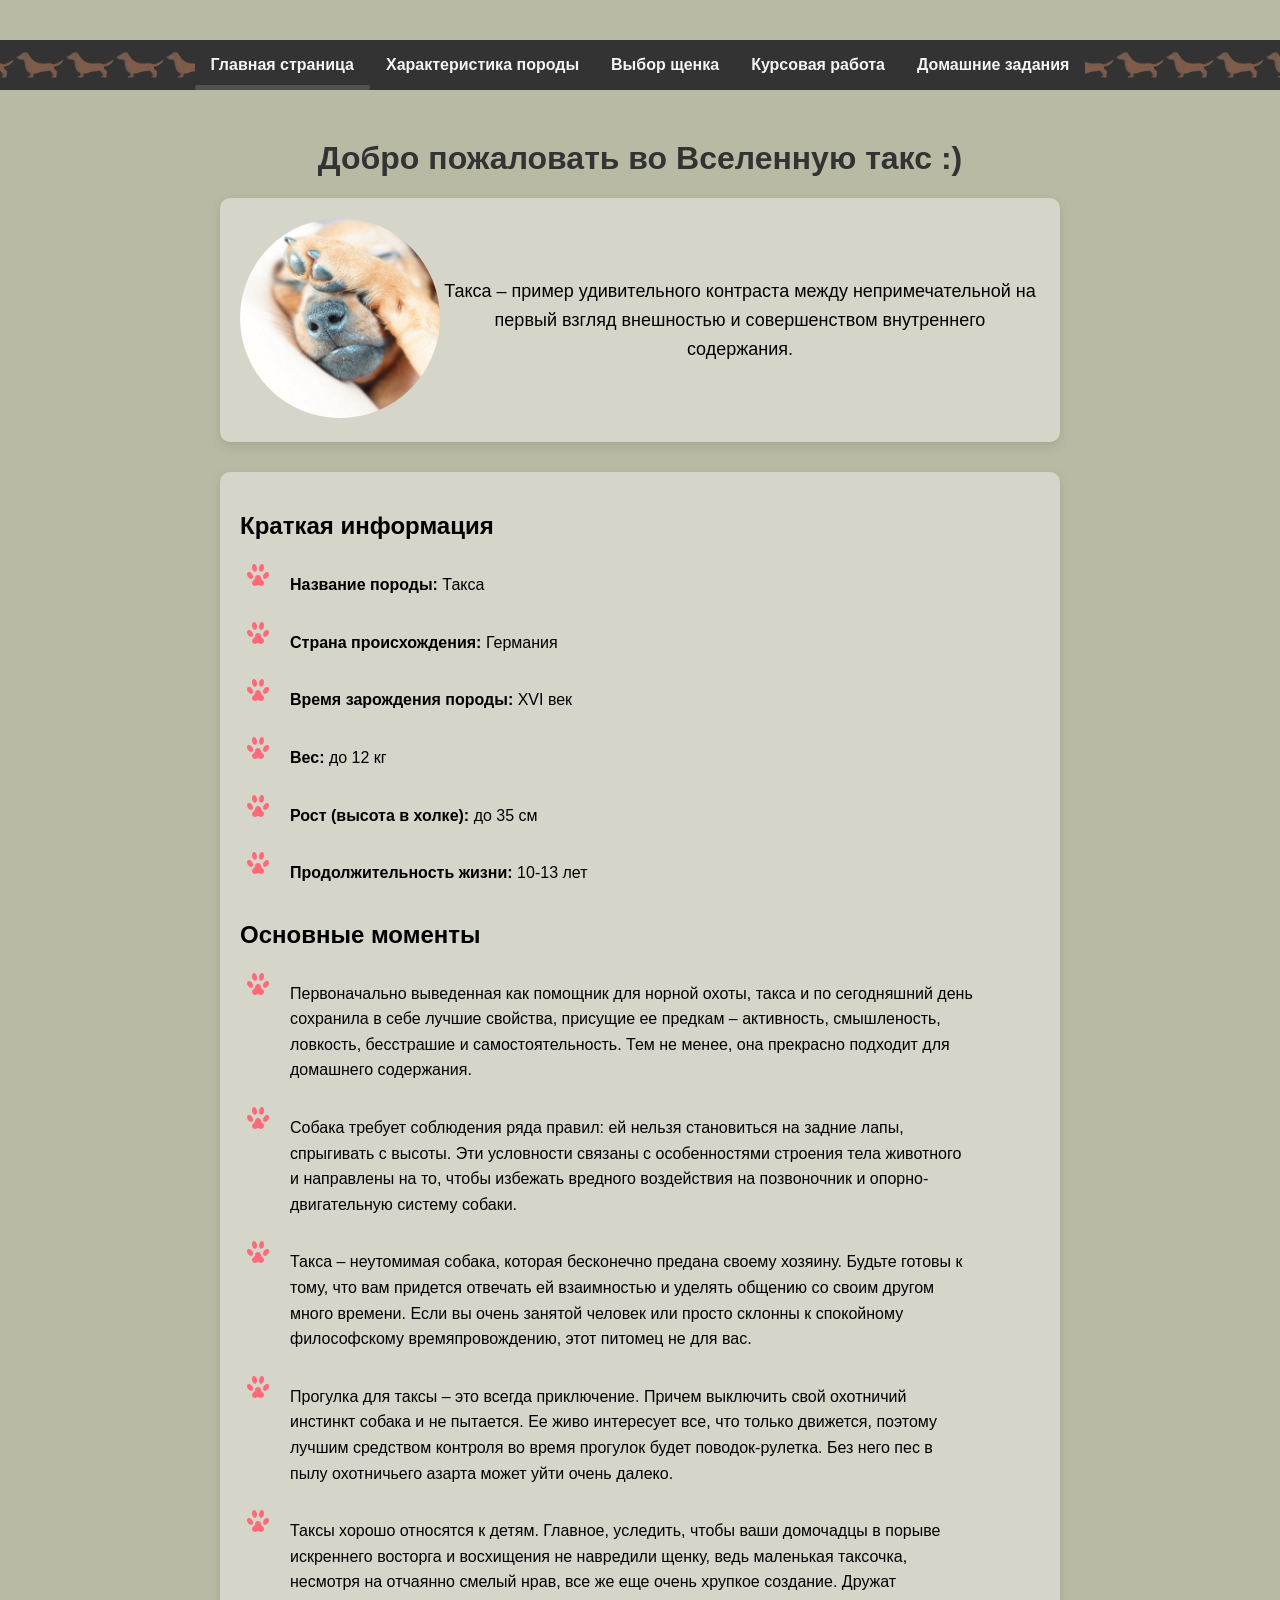
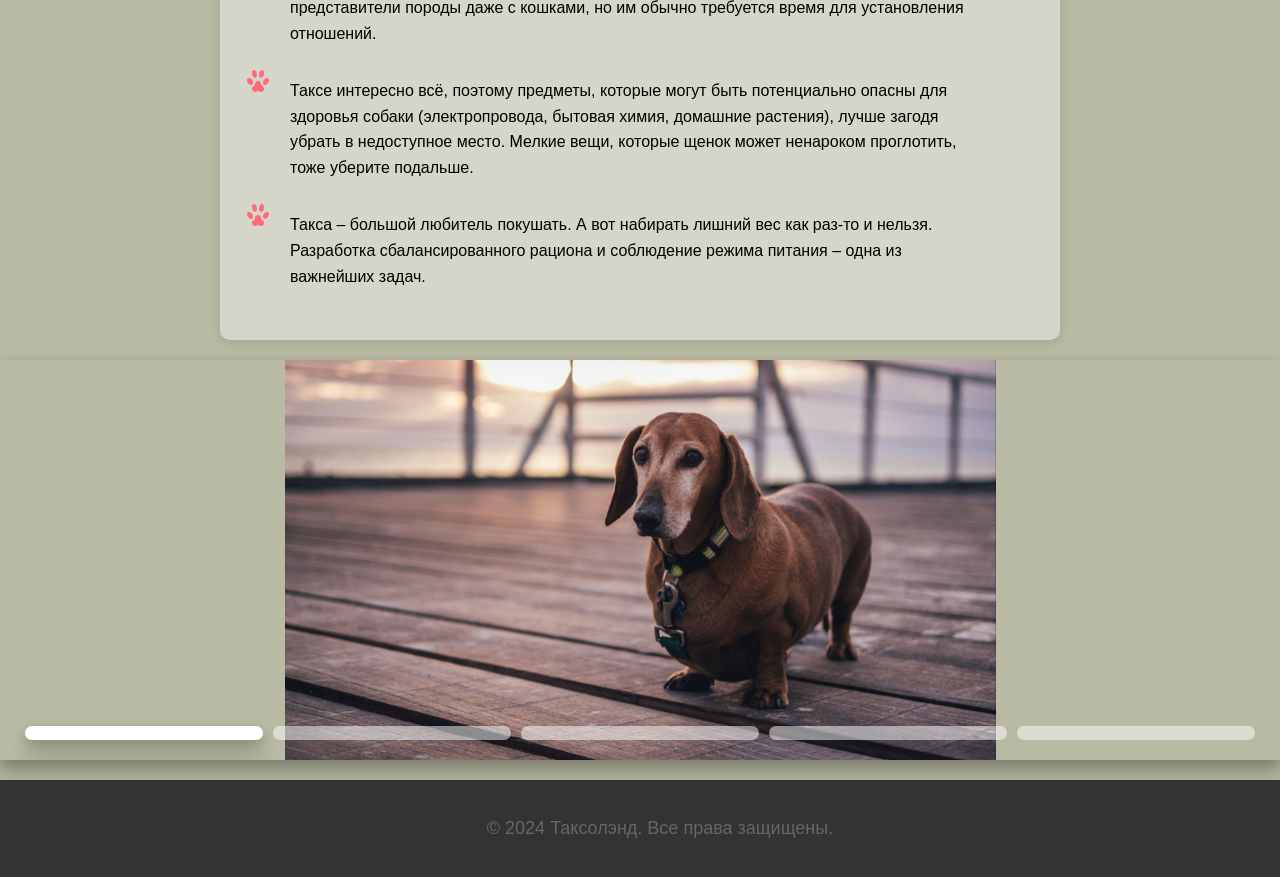
<file: index.html>
<!DOCTYPE html>
<html lang="ru">
<head>
    <meta charset="UTF-8">
    <meta name="viewport" content="width=device-width, initial-scale=1.0">
    <title>Главная страница</title>
    <link rel="stylesheet" href="css/style.css">
    <link rel="stylesheet" href="css/logo.css">
    <link rel="stylesheet" href="css/slider-style.css">
    <link rel="stylesheet" href="css/startinfo-style.css">
    <script src="https://code.jquery.com/jquery-3.6.0.min.js"></script>
</head>
<body>
    <header>
        <!-- Логотип -->
        <div class="logo">
            <div class="dachshund-container">
                <div class="dachshund">
                    <!-- Тело -->
                    <div class="dachshund-body">
                        <!-- Лапы -->
                        <div class="leg leg-front"></div>
                        <div class="leg leg-back"></div>
                        <!-- Голова -->
                        <div class="dachshund-head">
                            <div class="ear ear-right"></div>
                            <div class="ear ear-left"></div>
                            <div class="eye eye-left"></div>
                            <div class="eye eye-right"></div>
                            <div class="nose"></div>
                        </div>
                    </div>
                    <!-- Хвост -->
                    <div class="tail"></div>
                </div>
            </div>
        </div>
        <!-- Меню навигации -->
        <ul class="navigation">
            <li class="active"><a href="index.html">Главная страница</a></li>
            <li><a href="pages/features.html">Характеристика породы</a></li>
            <li><a href="pages/puppy.html">Выбор щенка</a></li>
            <li><a href="pages/gamePages/index_game.html">Курсовая работа</a></li>
            <li class="dropdown">
                <a href="#">Домашние задания</a>
                <ul class="dropdown-content">
                    <li><a href="pages/drawing.html">Рисунок CSS</a></li>
                    <li><a href="pages/animation.html">Анимация SVG</a></li>
                    <li><a href="pages/test.html">Тест на знание сленга</a></li>
                    <li><a href="pages/words.html">Слова</a></li>
                </ul>
            </li>
        </ul>
    </header>
    <h1>Добро пожаловать во Вселенную такс :)</h1>
    <div class="content">

        <!-- Контент страницы -->
    <div class="main-content">
        <div class="pet-start">
            <div class="taxa-photo">
                <img src="images/images-dogs/dog5.JPG" class="rounded" alt="dog">
            </div>
            <div class="preview">
                <p>
                    Такса – пример удивительного контраста между непримечательной на первый взгляд
                    внешностью и совершенством внутреннего содержания.
                </p>
            </div>
        </div>

        <div class="brief-info">
            <h2 id="info">Краткая информация</h2>
            <ul class="info">
                <li> <strong>Название породы:</strong>
                     Такса
                </li>
                <li>
                    <strong>Страна происхождения:</strong>
                     Германия
                </li>
                <li>
                    <strong>Время зарождения породы:</strong>
                    	XVI век
                </li>
                <li>
                    <strong>Вес:</strong>
                     до 12 кг
                </li>
                <li>
                    <strong>Рост (высота в холке):</strong>
                     до 35 см
                </li>
                <li>
                    <strong>Продолжительность жизни:</strong>
                     10-13 лет
                </li>
            </ul>

            <h2 id="moment">Основные моменты</h2>
            <ul class="info">
                <li>
                    Первоначально выведенная как помощник для норной охоты, такса и по сегодняшний день сохранила в
                    себе лучшие свойства, присущие ее предкам – активность, смышленость, ловкость, бесстрашие и
                    самостоятельность. Тем не менее, она прекрасно подходит для домашнего содержания.
                </li>
                <li>
                    Собака требует соблюдения ряда правил: ей нельзя становиться на задние лапы,
                    спрыгивать с высоты. Эти условности связаны с особенностями строения тела животного
                    и направлены на то, чтобы избежать вредного воздействия на позвоночник и опорно-двигательную
                    систему собаки.
                </li>
                <li>
                    Такса – неутомимая собака, которая бесконечно предана своему хозяину. Будьте готовы к тому,
                    что вам придется отвечать ей взаимностью и уделять общению со своим другом много времени.
                    Если вы очень занятой человек или просто склонны к спокойному философскому времяпровождению,
                    этот питомец не для вас.
                </li>
                <li>
                    Прогулка для таксы – это всегда приключение. Причем выключить свой охотничий инстинкт
                    собака и не пытается. Ее живо интересует все, что только движется, поэтому лучшим средством
                    контроля во время прогулок будет поводок-рулетка. Без него пес в пылу охотничьего азарта может
                    уйти очень далеко.
                </li>
                <li>
                    Таксы хорошо относятся к детям. Главное, уследить, чтобы ваши домочадцы в порыве искреннего
                    восторга и восхищения не навредили щенку, ведь маленькая таксочка, несмотря на отчаянно смелый
                    нрав, все же еще очень хрупкое создание. Дружат представители породы даже с кошками, но им обычно
                    требуется время для установления отношений.
                </li>
                <li>
                    Таксе интересно всё, поэтому предметы, которые могут быть потенциально опасны для здоровья
                    собаки (электропровода, бытовая химия, домашние растения), лучше загодя убрать в недоступное
                    место. Мелкие вещи, которые щенок может ненароком проглотить, тоже уберите подальше.
                </li>
                <li>
                    Такса – большой любитель покушать. А вот набирать лишний вес как раз-то и нельзя.
                    Разработка сбалансированного рациона и соблюдение режима питания – одна из важнейших задач.
                </li>
            </ul>
        </div>
    </div>
    </div>
    <!-- Карусель -->
    <div class="slider">
        <div class="slider-slides" style="width: 500%;">
            <div class="slider-slide" style="background-image: url(images/images-dogs/dog1.jpeg); width: 20%;"></div>
            <!-- Еще слайды -->
            <div class="slider-slide" style="background-image: url(images/images-dogs/dog2.jpeg); width: 20%;"></div>
            <div class="slider-slide" style="background-image: url(images/images-dogs/dog3.jpeg); width: 20%;"></div>
            <div class="slider-slide" style="background-image: url(images/images-dogs/dog4.jpeg); width: 20%;"></div>
            <div class="slider-slide" style="background-image: url(images/images-dogs/dog5.JPG); width: 20%;"></div>
        </div>
        <div class="slider-dots"></div>
    </div>

    <div class="btn-toTop btn-toTop_hidden"></div>
    <footer>
        <p>© 2024 Таксолэнд. Все права защищены.</p>
    </footer>
    <script src="js/sliderScript.js"></script>
    <script src="js/toTop.js"></script>
</body>
</html>
</file>
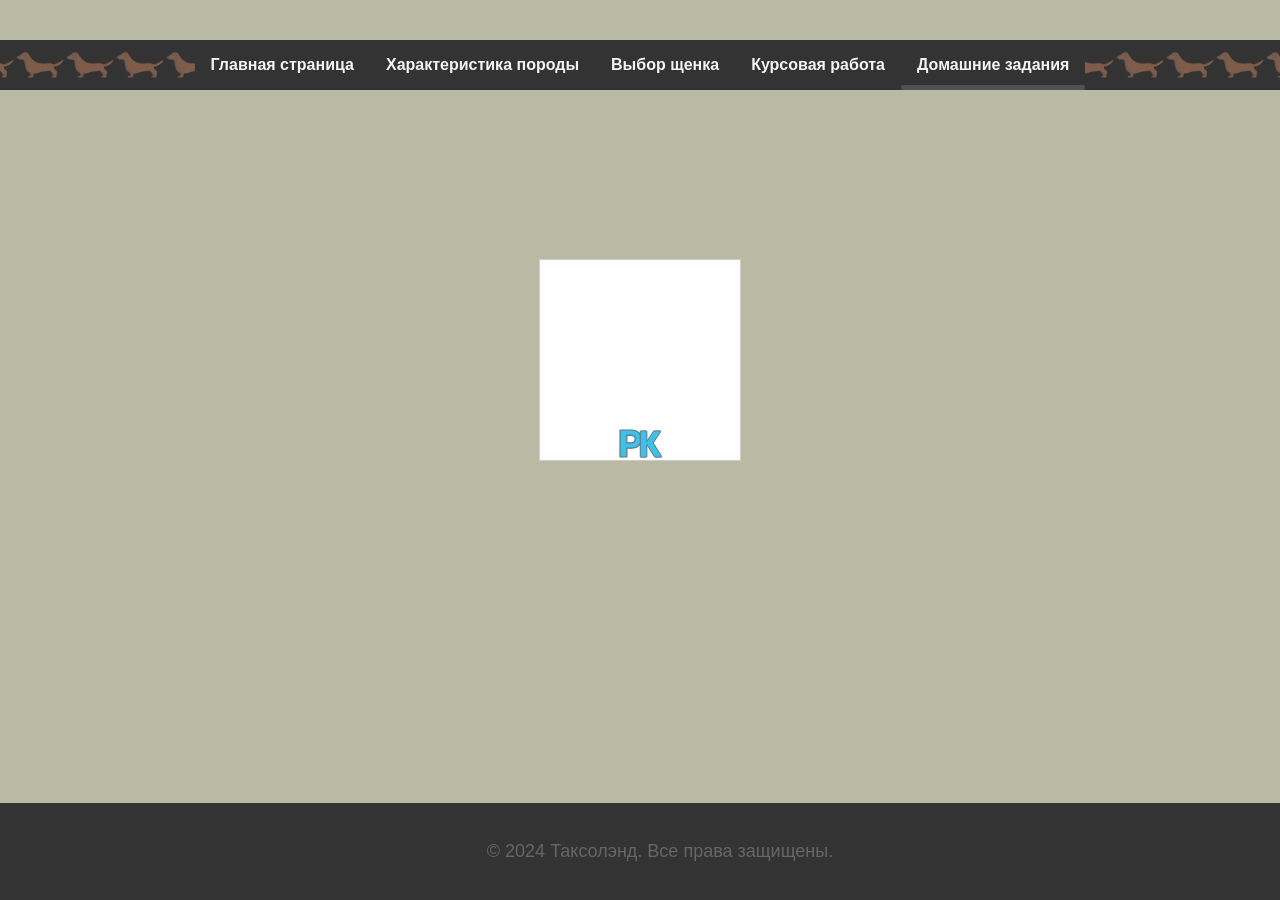
<file: pages/animation.html>
<!DOCTYPE html>
<html lang="ru" xmlns="http://www.w3.org/1999/html">
<head>
    <meta charset="UTF-8">
    <meta name="viewport" content="width=device-width, initial-scale=1.0">
    <title>Анимация SVG</title>
    <link rel="stylesheet" href="../css/logo.css">
    <link rel="stylesheet" href="../css/style.css">
    <link rel="stylesheet" href="../css/animation.css">
</head>
<body>
    <header>
        <!-- Логотип -->
        <div class="logo">
            <div class="dachshund-container">
                <div class="dachshund">
                    <!-- Тело -->
                    <div class="dachshund-body">
                        <!-- Лапы -->
                        <div class="leg leg-front"></div>
                        <div class="leg leg-back"></div>
                        <!-- Голова -->
                        <div class="dachshund-head">
                            <div class="ear ear-right"></div>
                            <div class="ear ear-left"></div>
                            <div class="eye eye-left"></div>
                            <div class="eye eye-right"></div>
                            <div class="nose"></div>
                        </div>

                    </div>
                    <!-- Хвост -->
                    <div class="tail"></div>
                </div>
            </div>
        </div>
        <!-- Меню навигации -->
        <ul class="navigation">
            <li><a href="../index.html">Главная страница</a></li>
            <li><a href="../pages/features.html">Характеристика породы</a></li>
            <li><a href="../pages/puppy.html">Выбор щенка</a></li>
            <li><a href="../pages/gamePages/index_game.html">Курсовая работа</a></li>
            <li class="dropdown active">
                <a href="#">Домашние задания</a>
                <ul class="dropdown-content">
                    <li><a href="../pages/drawing.html">Рисунок CSS</a></li>
                    <li><a href="../pages/animation.html">Анимация SVG</a></li>
                    <li><a href="../pages/test.html">Тест на знание сленга</a></li>
                    <li><a href="../pages/words.html">Слова</a></li>
                </ul>
            </li>
        </ul>
    </header>

    <label>
    <input type="checkbox" id="toggle" class="toggle"/>
    <div id="adContainerAnimation" class="adContainer-Animation">
        <svg xmlns="http://www.w3.org/2000/svg"
             width="200px" height="200px" viewBox="0 0 200.000000 200.000000"
             preserveAspectRatio="xMidYMid meet">
            <g id="letterP" transform="translate(80.000000,170.000000) scale(0.600000,0.600000)" stroke="#547a8a" stroke-width="2">
                <path d="M20.3935 0H3.96239C3.89729 0 3.84087 0.0255851 3.78011 0.0341135H0.972152C0.433996 0.0341135 0
                0.460532 0 0.989292V44.0448C0 44.5736 0.433996 45 0.972152 45H10.4767C11.0148 45 11.4488 44.5736 11.4488
                44.0448V30.3653H20.3935C28.9996 30.3653 36 23.5554 36 15.1848C36.0043 6.81418 28.9996 0 20.3935 0ZM19.647
                21.4148C19.4951 21.4276 19.3432 21.4403 19.187 21.4403H11.6137C11.592 21.4403 11.5747 21.4233 11.553
                21.4148C11.5151 21.4096 11.4792 21.3949 11.4488 21.3721C11.4212 21.3497 11.3987 21.3218 11.383 21.2902C11.3673
                21.2585 11.3586 21.224 11.3577 21.1888V9.17654C11.3577 9.09978 11.3967 9.04008 11.4488 8.99318C11.4749 8.96759
                11.5096 8.96333 11.5443 8.9548C11.5703 8.94627 11.5834 8.92921 11.6094 8.92921H19.1826C19.3562 8.92921 19.5298
                8.94201 19.6991 8.9548C22.8456 9.22344 25.328 11.9141 25.328 15.1848C25.3324 18.4725 22.8239 21.176 19.647
                21.4148Z" fill="#40C0E7"/>

                <!-- Анимация движения буквы по зигзагу при наведении -->
                <animateMotion
                        begin="adContainerAnimation.mouseover"
                        restart="never"
                        dur="5s"
                        path="M0 0 L-80 -70 L-10 -166"
                        fill="freeze"
                />
                <!-- Анимация увеличения в размерах -->
                <animateTransform
                        attributeName="transform"
                        attributeType="XML"
                        type="scale"
                        from="1 1"
                        to="2.5 2.5"
                        begin="adContainerAnimation.mouseover"
                        restart="never"
                        fill="freeze"
                        dur="5s"
                        additive="sum" />
                <!-- Анимация круга по контуру буквы -->
                <circle r="3" fill="#c389e0" opacity="0" stroke="none">
                    <animateMotion
                            id="motionAnim"
                            dur="6s"
                            begin="toggle.click"
                            restart="whenNotActive"
                            path="M20.3935 0 H0.972152 V44.0448 H11.4488 V30.3653 H20.3935 C28.9996 30.3653 36
                            23.5554 36 15.1848 C36.0043 6.81418 28.9996 0 20.3935 0 Z"
                    />
                    <animate attributeName="opacity" from="0" to="1" begin="motionAnim.beginEvent" dur="0.01s" fill="freeze"/>
                    <animate attributeName="opacity" from="1" to="0" begin="motionAnim.endEvent" dur="0.00001s" fill="freeze"/>
                </circle>

                <!-- Прыжки буквы -->
                <animateTransform
                        id="jumpAnimate"
                        attributeName="transform"
                        attributeType="XML"
                        type="translate"
                        from="0 0"
                        to="-10 0"
                        dur="0.001s"
                        begin="motionAnim.endEvent"
                        fill="freeze"
                        additive="sum"
                        repeatCount="1"/>
                <animateTransform
                        id="lastJump"
                        attributeName="transform"
                        attributeType="XML"
                        type="translate"
                        from="-10 0"
                        to="-20 0"
                        dur="0.001s"
                        begin="jumpAnimate.endEvent + 0.5s"
                        fill="freeze"
                        additive="sum"
                        repeatCount="1"/>

                <!-- Исчезновение буквы -->
                <animate attributeName="opacity" from="1" to="0" begin="lastJump.endEvent + 0.5s" dur="0.5s" fill="freeze" />
            </g>

            <g id="letterK" transform="translate(100.000000,170.000000)" stroke="#547a8a" stroke-width="1">
                <path d="M21.6375 26.3525L13.23 12.9225L20.6625 1.71751C20.775 1.54501 20.7875 1.32501 20.6875 1.14251C20.6401
          1.05315 20.5691 0.978442 20.4823 0.926453C20.3955 0.874464 20.2962 0.847167 20.195 0.847507H14.085C13.9
          0.847507 13.7225 0.942507 13.62 1.09751L6.8725 11.27V1.41001C6.8725 1.10001 6.62 0.850007 6.3125
          0.850007H0.837496C0.527496 0.850007 0.277496 1.10001 0.277496 1.41001V26.65C0.277496 26.96 0.527496
          27.21 0.837496 27.21H6.3125C6.62 27.21 6.8725 26.96 6.8725 26.65V14.6375L14.5775 26.9475C14.68 27.11 14.86
          27.21 15.0525 27.21H21.1625C21.365 27.21 21.555 27.1 21.6525 26.92C21.75 26.7425 21.745 26.525 21.6375
          26.3525Z" fill="#40C0E7"/>

                <!-- Анимация движения буквы по зигзагу при наведении -->
                <animateMotion
                        begin="adContainerAnimation.mouseover"
                        restart="never"
                        dur="5s"
                        path= "M0 0 L60 -70 L-25 -100"
                        fill="freeze"
                />

                <!-- Анимация увеличения в размерах -->
                <animateTransform
                        attributeName="transform"
                        attributeType="XML"
                        type="scale"
                        from="1 1"
                        to="2.5 2.5"
                        begin="adContainerAnimation.mouseover"
                        restart="never"
                        fill="freeze"
                        dur="5s"
                        additive="sum" />

                <!-- Анимация круга по контуру буквы -->
                <circle r="2" fill="#c389e0" opacity="0" stroke="none">
                    <animateMotion
                            id="motionAnim"
                            dur="6s"
                            begin="toggle.click"
                            restart="whenNotActive"
                            path="M21.6375 26.3525L13.23 12.9225L20.6625 1.71751C20.775 1.54501 20.7875 1.32501 20.6875 1.14251C20.6401
                            1.05315 20.5691 0.978442 20.4823 0.926453C20.3955 0.874464 20.2962 0.847167 20.195 0.847507H14.085C13.9
                            0.847507 13.7225 0.942507 13.62 1.09751L6.8725 11.27V1.41001C6.8725 1.10001 6.62 0.850007 6.3125
                            0.850007H0.837496C0.527496 0.850007 0.277496 1.10001 0.277496 1.41001V26.65C0.277496 26.96 0.527496
                            27.21 0.837496 27.21H6.3125C6.62 27.21 6.8725 26.96 6.8725 26.65V14.6375L14.5775 26.9475C14.68 27.11 14.86
                            27.21 15.0525 27.21H21.1625C21.365 27.21 21.555 27.1 21.6525 26.92C21.75 26.7425 21.745 26.525 21.6375
                            26.3525Z"
                    />
                    <animate attributeName="opacity" from="0" to="1" begin="motionAnim.beginEvent" dur="0.01s" fill="freeze"/>
                    <animate attributeName="opacity" from="1" to="0" begin="motionAnim.endEvent" dur="0.00001s" fill="freeze"/>
                </circle>

                <!-- Прыжки буквы -->
                <animateTransform
                        id="jumpAnimate"
                        attributeName="transform"
                        attributeType="XML"
                        type="translate"
                        from="0 0"
                        to="10 0"
                        dur="0.001s"
                        begin="motionAnim.endEvent"
                        fill="freeze"
                        additive="sum"
                        repeatCount="1"/>

                <animateTransform
                        id="lastJump"
                        attributeName="transform"
                        attributeType="XML"
                        type="translate"
                        from="10 0"
                        to="15 0"
                        dur="0.001s"
                        begin="jumpAnimate.endEvent + 0.5s"
                        fill="freeze"
                        additive="sum"
                        repeatCount="1"/>

                <!-- Исчезновение буквы -->
                <animate attributeName="opacity" from="1" to="0" begin="lastJump.endEvent + 0.5s" dur="0.5s" fill="freeze" />
            </g>
        </svg>

        <div class="pic-container">
            <img class="pic" src="../images/agatha.jpeg" alt="dog"/>
            <div class="pic-text">
                Kseniia Pankratova
            </div>
        </div>
  </div>
</label>

  <footer style="position: fixed">
      <p>© 2024 Таксолэнд. Все права защищены.</p>
  </footer>
</body>
</html>
</file>
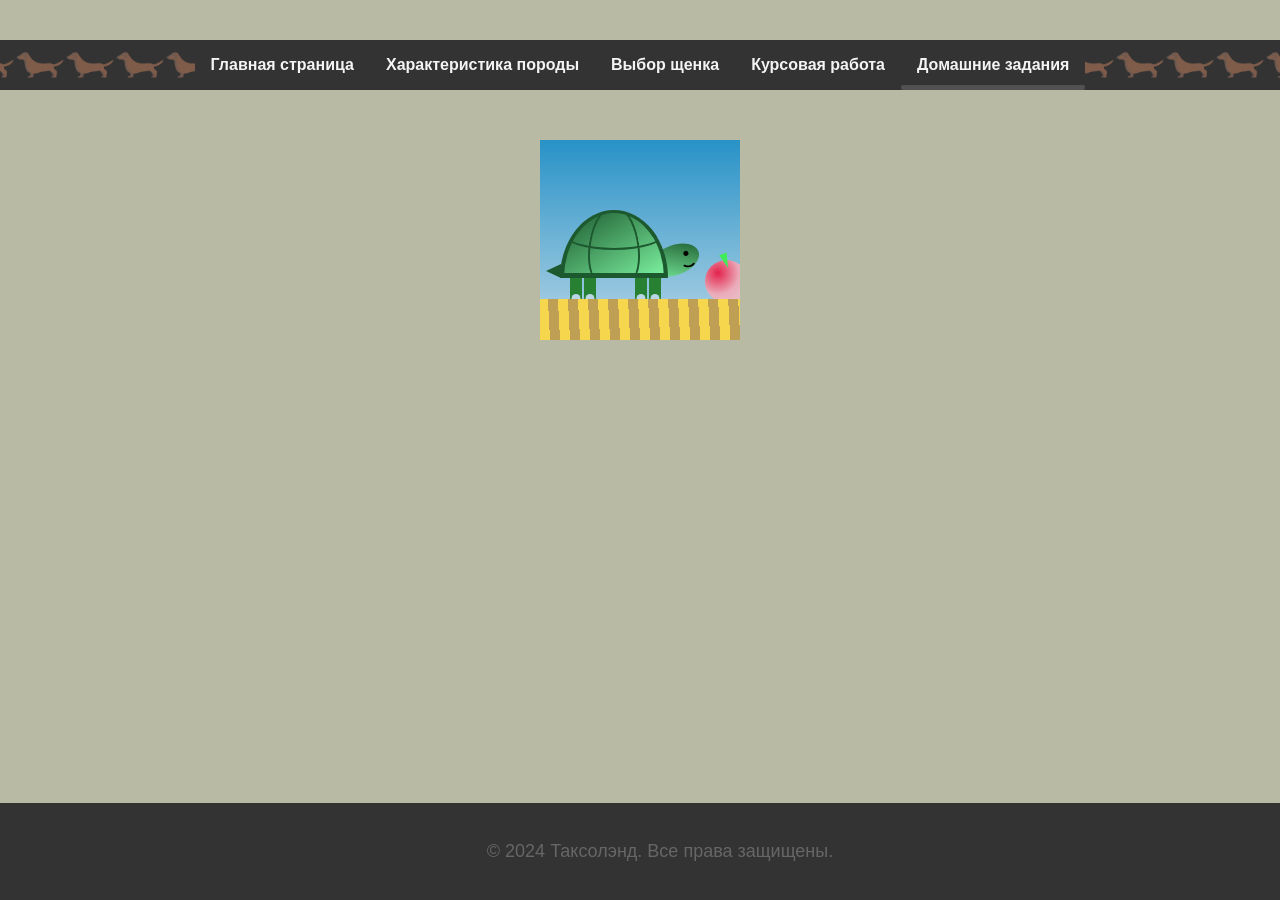
<file: pages/drawing.html>
<!DOCTYPE html>
<html lang="ru">
<head>
    <meta charset="UTF-8">
    <meta name="viewport" content="width=device-width, initial-scale=1.0">
    <title>Рисунок CSS</title>
    <link rel="stylesheet" href="../css/logo.css">
    <link rel="stylesheet" href="../css/style.css">
    <link rel="stylesheet" href="../css/pic.css">
</head>
<body>
    <header>
        <!-- Логотип -->
        <div class="logo">
            <div class="dachshund-container">
                <div class="dachshund">
                    <!-- Тело -->
                    <div class="dachshund-body">
                        <!-- Лапы -->
                        <div class="leg leg-front"></div>
                        <div class="leg leg-back"></div>
                        <!-- Голова -->
                        <div class="dachshund-head">
                            <div class="ear ear-right"></div>
                            <div class="ear ear-left"></div>
                            <div class="eye eye-left"></div>
                            <div class="eye eye-right"></div>
                            <div class="nose"></div>
                        </div>

                    </div>
                    <!-- Хвост -->
                    <div class="tail"></div>
                </div>
            </div>
        </div>
        <!-- Меню навигации -->
        <ul class="navigation">
            <li><a href="../index.html">Главная страница</a></li>
            <li><a href="../pages/features.html">Характеристика породы</a></li>
            <li><a href="../pages/puppy.html">Выбор щенка</a></li>
            <li><a href="../pages/gamePages/index_game.html">Курсовая работа</a></li>
            <li class="dropdown active">
                <a href="#">Домашние задания</a>
                <ul class="dropdown-content">
                    <li><a href="../pages/drawing.html">Рисунок CSS</a></li>
                    <li><a href="../pages/animation.html">Анимация SVG</a></li>
                    <li><a href="../pages/test.html">Тест на знание сленга</a></li>
                    <li><a href="../pages/words.html">Слова</a></li>
                </ul>
            </li>
        </ul>
    </header>

    <!-- Контент страницы -->
    <div class="content">
        <div class="background">
            <div class="apple">
                <div class="stem"></div>
            </div>
            <div class=turtle>
                <div class="oval_head">
                    <div class="eyei"></div>
                    <div class="smile"></div>
                </div>
                <div class="legi leg_1"></div>
                <div class="legi leg_2"></div>
                <div class="legi leg_3"></div>
                <div class="legi leg_4"></div>
                <div class="half-ellipse">
                    <div class="stripe_1"></div>
                    <div class="stripe_vertical stripe_2"></div>
                    <div class="stripe_vertical stripe_3"></div>
                </div>
                <div class="taili"></div>
            </div>
            <div class=striped-rectangle>
            </div>
        </div>
    </div>

    <footer style="position: fixed">
        <p>© 2024 Таксолэнд. Все права защищены.</p>
    </footer>
</body>
</html>
</file>
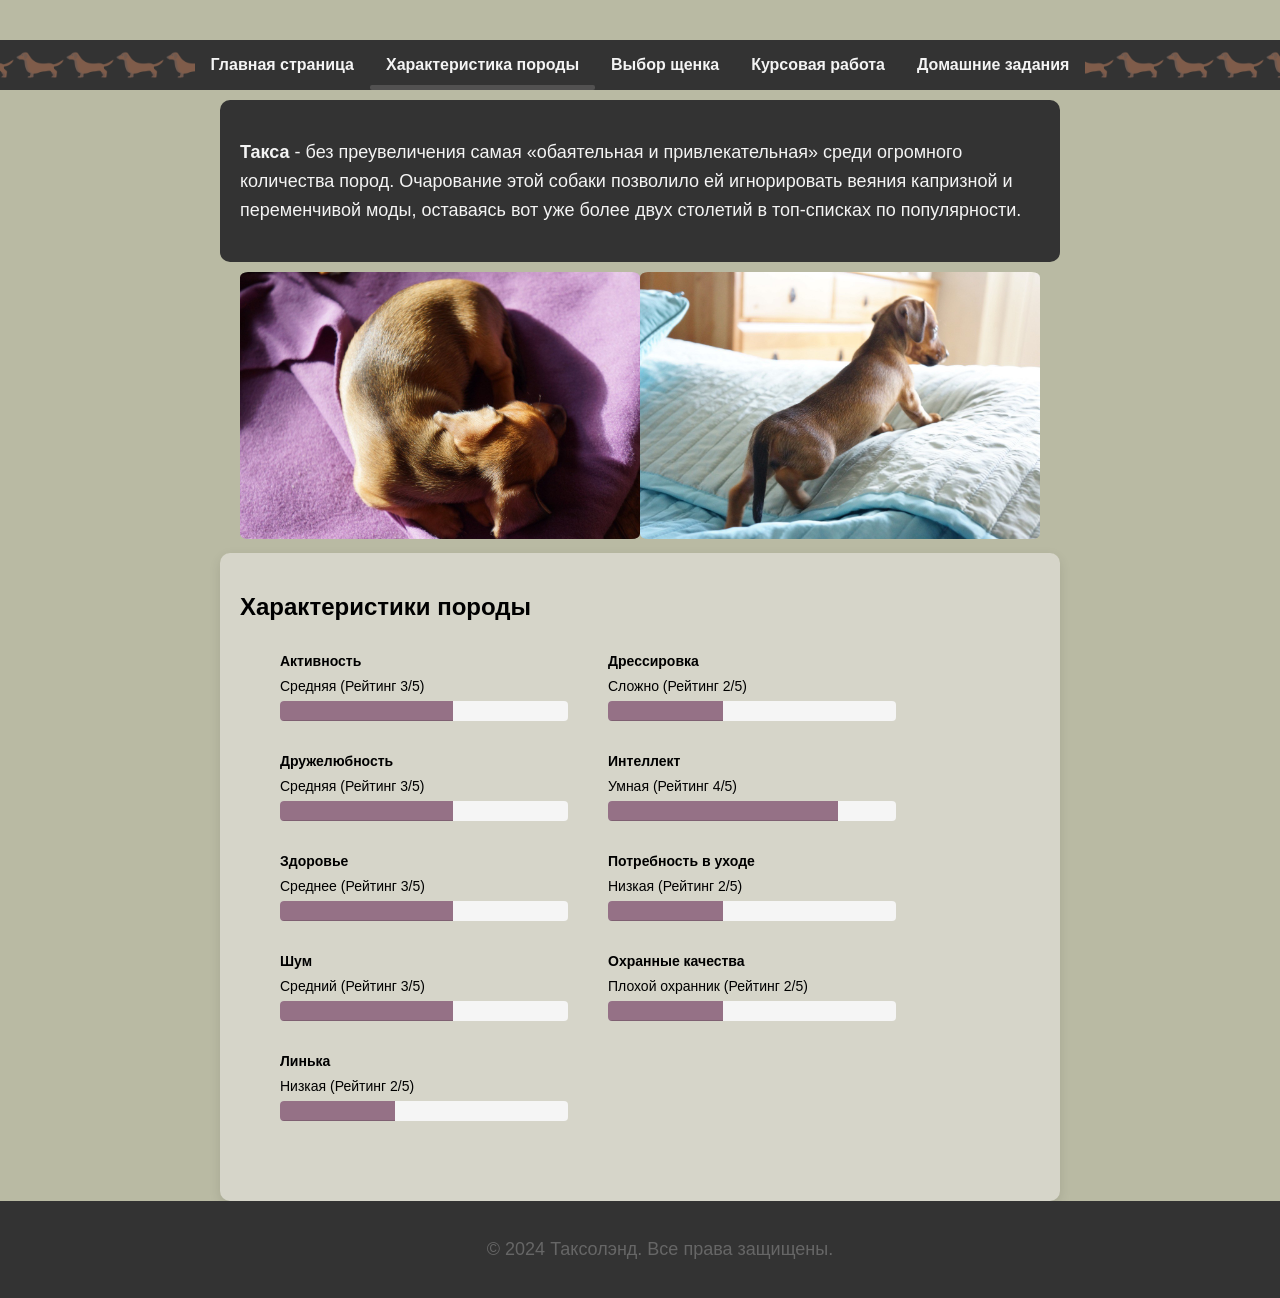
<file: pages/features.html>
<!DOCTYPE html>
<html lang="ru" xmlns="http://www.w3.org/1999/html">
<head>
  <meta charset="UTF-8">
  <meta name="viewport" content="width=device-width, initial-scale=1.0">
  <title>Характеристика породы</title>
  <link rel="stylesheet" href="../css/logo.css">
  <link rel="stylesheet" href="../css/style.css">
  <link rel="stylesheet" href="../css/features.css">
</head>
<body>
  <header>
    <!-- Логотип -->
    <div class="logo">
      <div class="dachshund-container">
        <div class="dachshund">
          <!-- Тело -->
          <div class="dachshund-body">
            <!-- Лапы -->
            <div class="leg leg-front"></div>
            <div class="leg leg-back"></div>
            <!-- Голова -->
            <div class="dachshund-head">
              <div class="ear ear-right"></div>
              <div class="ear ear-left"></div>
              <div class="eye eye-left"></div>
              <div class="eye eye-right"></div>
              <div class="nose"></div>
            </div>

          </div>
          <!-- Хвост -->
          <div class="tail"></div>
        </div>
      </div>
    </div>
    <!-- Меню навигации -->
    <ul class="navigation">
      <li><a href="../index.html">Главная страница</a></li>
      <li class="active"><a href="../pages/features.html">Характеристика породы</a></li>
      <li><a href="../pages/puppy.html">Выбор щенка</a></li>
      <li><a href="../pages/gamePages/index_game.html">Курсовая работа</a></li>
      <li class="dropdown">
        <a href="#">Домашние задания</a>
        <ul class="dropdown-content">
          <li><a href="../pages/drawing.html">Рисунок CSS</a></li>
          <li><a href="../pages/animation.html">Анимация SVG</a></li>
          <li><a href="../pages/test.html">Тест на знание сленга</a></li>
          <li><a href="../pages/words.html">Слова</a></li>
        </ul>
      </li>
    </ul>
  </header>

  <div class="content">
    <!-- Контент страницы -->
    <div class="main-content">

      <div class="description">
        <p>
          <strong>Такса</strong>
          - без преувеличения самая «обаятельная и привлекательная» среди огромного количества пород. Очарование этой
          собаки позволило ей игнорировать веяния капризной и переменчивой моды, оставаясь вот уже более двух столетий в
          топ-списках по популярности.
        </p>
      </div>

      <div class="img-two">
        <div class="img-two-block">
          <img src="../images/img1.JPG" class="dog" alt="dog">
        </div>
        <div class="img-two-block">
          <img src="../images/img2.JPG" class="dog" alt="dog">
        </div>
      </div>
      <div class="all-features">
        <h2 id="features">Характеристики породы</h2>
        <div class="items">
          <div class="element">
            <div class="el-title">Активность</div>
            <div class="el-text">Средняя (<span class="hrm">Рейтинг </span>3/5)</div>
            <div class="progress">
              <div class="progress-bar" style="width: 60%;"></div>
            </div>
          </div>
          <div class="element">
            <div class="el-title">Дрессировка</div>
            <div class="el-text">Сложно (<span class="hrm">Рейтинг </span>2/5)</div>
            <div class="progress">
              <div class="progress-bar" style="width: 40%;"></div>
            </div>
          </div>
          <div class="element">
            <div class="el-title">Дружелюбность</div>
            <div class="el-text">Средняя (<span class="hrm">Рейтинг </span>3/5)</div>
            <div class="progress">
              <div class="progress-bar" style="width: 60%;"></div>
            </div>
          </div>
          <div class="element">
            <div class="el-title">Интеллект</div>
            <div class="el-text">Умная (<span class="hrm">Рейтинг </span>4/5)</div>
            <div class="progress">
              <div class="progress-bar" style="width: 80%;"></div>
            </div>
          </div>
          <div class="element">
            <div class="el-title">Здоровье</div>
            <div class="el-text">Среднее (<span class="hrm">Рейтинг </span>3/5)</div>
            <div class="progress">
              <div class="progress-bar" style="width: 60%;"></div>
            </div>
          </div>
          <div class="element">
            <div class="el-title">Потребность в уходе</div>
            <div class="el-text">Низкая (<span class="hrm">Рейтинг </span>2/5)</div>
            <div class="progress">
              <div class="progress-bar" style="width: 40%;"></div>
            </div>
          </div>
          <div class="element">
            <div class="el-title">Шум</div>
            <div class="el-text">Средний (<span class="hrm">Рейтинг </span>3/5)</div>
            <div class="progress">
              <div class="progress-bar" style="width: 60%;"></div>
            </div>
          </div>
          <div class="element">
            <div class="el-title">Охранные качества</div>
            <div class="el-text">Плохой охранник (<span class="hrm">Рейтинг </span>2/5)</div>
            <div class="progress">
              <div class="progress-bar" style="width: 40%;"></div>
            </div>
          </div>
          <div class="element">
            <div class="el-title">Линька</div>
            <div class="el-text">Низкая (<span class="hrm">Рейтинг </span>2/5)</div>
            <div class="progress">
              <div class="progress-bar" style="width: 40%;"></div>
            </div>
          </div>
        </div>
      </div>
    </div>
  </div>
  <div class="btn-toTop btn-toTop_hidden"></div>
  <footer>
    <p>© 2024 Таксолэнд. Все права защищены.</p>
  </footer>
  <script src="../js/barGrow.js"></script>
  <script src="../js/toTop.js"></script>
</body>
</html>
</file>
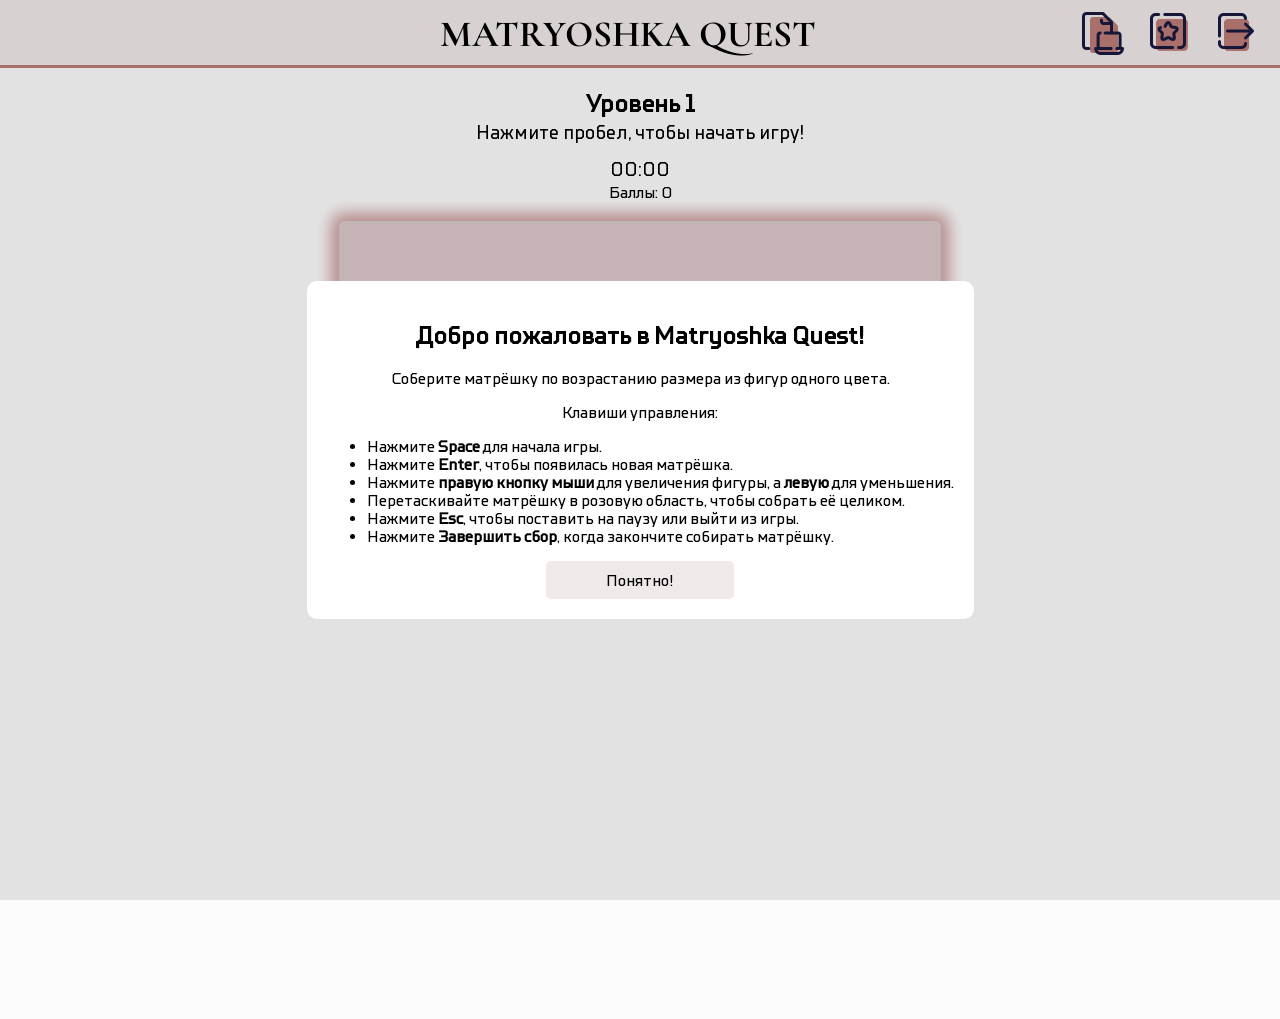
<file: pages/game_level1.html>
<!DOCTYPE html>
<html lang="ru">
<head>
    <meta name="viewport" content="width=device-width, initial-scale=1.0">
    <meta charset="UTF-8">
    <title>Game</title>
    <link href="https://fonts.googleapis.com/css2?family=Cormorant+Garamond:wght@400;700&display=swap" rel="stylesheet">

    <link rel="stylesheet" href="../css/main.css">
    <link rel="stylesheet" href="../css/game.css">
    <link rel="stylesheet" href="../css/modals.css">
    <link rel="stylesheet" href="../css/instructionDialog.css">
</head>
<body>
    <header class="game-header">
        <nav class="game-header-menu">
            <a id="game-header__logo">MATRYOSHKA QUEST</a>
            <ul class="game-header__user-menu">
                <li class="user-menu__item user-menu__item-instruction" style="cursor: pointer;">
                    <a id="user-menu__link-user-menu__item-instruction">
                        <img src="../images/icon-instruction.png" class="exit" alt="exit">
                    </a>
                </li>
                <li class="user-menu__item user-menu__item-rate">
                    <a id="user-menu__link-rate" href="../pages/rate.html">
                        <img src="../images/icon-rate.png" class="rate" alt="rate">
                    </a>
                </li>
                <li class="user-menu__item user-menu__item-exit" style="cursor: pointer;">
                    <a id="user-menu__link-exit">
                        <img src="../images/icon-exit.png" class="exit" alt="exit">
                    </a>
                </li>
            </ul>
        </nav>
    </header>

    <!-- Окно инструкции -->
    <dialog id="instructionDialog">
        <div class="dialog-content">
            <h2>Добро пожаловать в Matryoshka Quest!</h2>
            <p>Соберите матрёшку по возрастанию размера из фигур одного цвета.</p>
            <p>Клавиши управления:</p>
            <ul class="instruction-dialog__list">
                <li>Нажмите <strong>Space</strong> для начала игры.</li>
                <li>Нажмите <strong>Enter</strong>, чтобы появилась новая матрёшка.</li>
                <li>Нажмите <strong>правую кнопку мыши</strong> для увеличения фигуры, а <strong>левую</strong> для уменьшения.</li>
                <li>Перетаскивайте матрёшку в розовую область, чтобы собрать её целиком.</li>
                <li>Нажмите <strong>Esc</strong>, чтобы поставить на паузу или выйти из игры.</li>
                <li>Нажмите <strong>Завершить сбор</strong>, когда закончите собирать матрёшку.</li>
            </ul>
        </div>
        <button class="close-button" id="closeDialogButton">Понятно!</button>
    </dialog>

    <div id="game_field">
        <h2 class="level_number">Уровень 1</h2>
        <p id="gameInfo">Нажмите пробел, чтобы начать игру!</p>
        <div id="timer">00:00</div>
        <div id="current_score">Баллы: 0</div>
        <div id="matryoshkaField"></div>
        <button id="finishBtn" style="display: none;">Завершить сбор</button>
        <div id="matryoshkaContainer"></div>

        <!-- Окно для выхода из игры -->
        <div id="exitModal" style="display: none;">
            <div class="modal-background"></div>
            <div class="modal-content">
                <p>Вы уверены, что хотите завершить игру?</p>
                <button id="confirmExit">Да</button>
                <button id="cancelExit">Нет</button>
            </div>
        </div>

        <!-- Окно для перепрохождения уровня -->
        <div id="restartModal" style="display: none;">
            <div class="modal-background"></div>
            <div class="modal-content">
                <p>Желаете начать этот уровень заново?</p>
                <button id="confirmRestart">Да</button>
                <button id="cancelRestart">Нет</button>
            </div>
        </div>
    </div>

    <script src="../js/levels/game_1.js"></script>
    <script src="../js/logout.js"></script>
    <script src="../js/exit.js"></script>
    <script src="../js/showInstruction.js"></script>
</body>
</html>
</file>
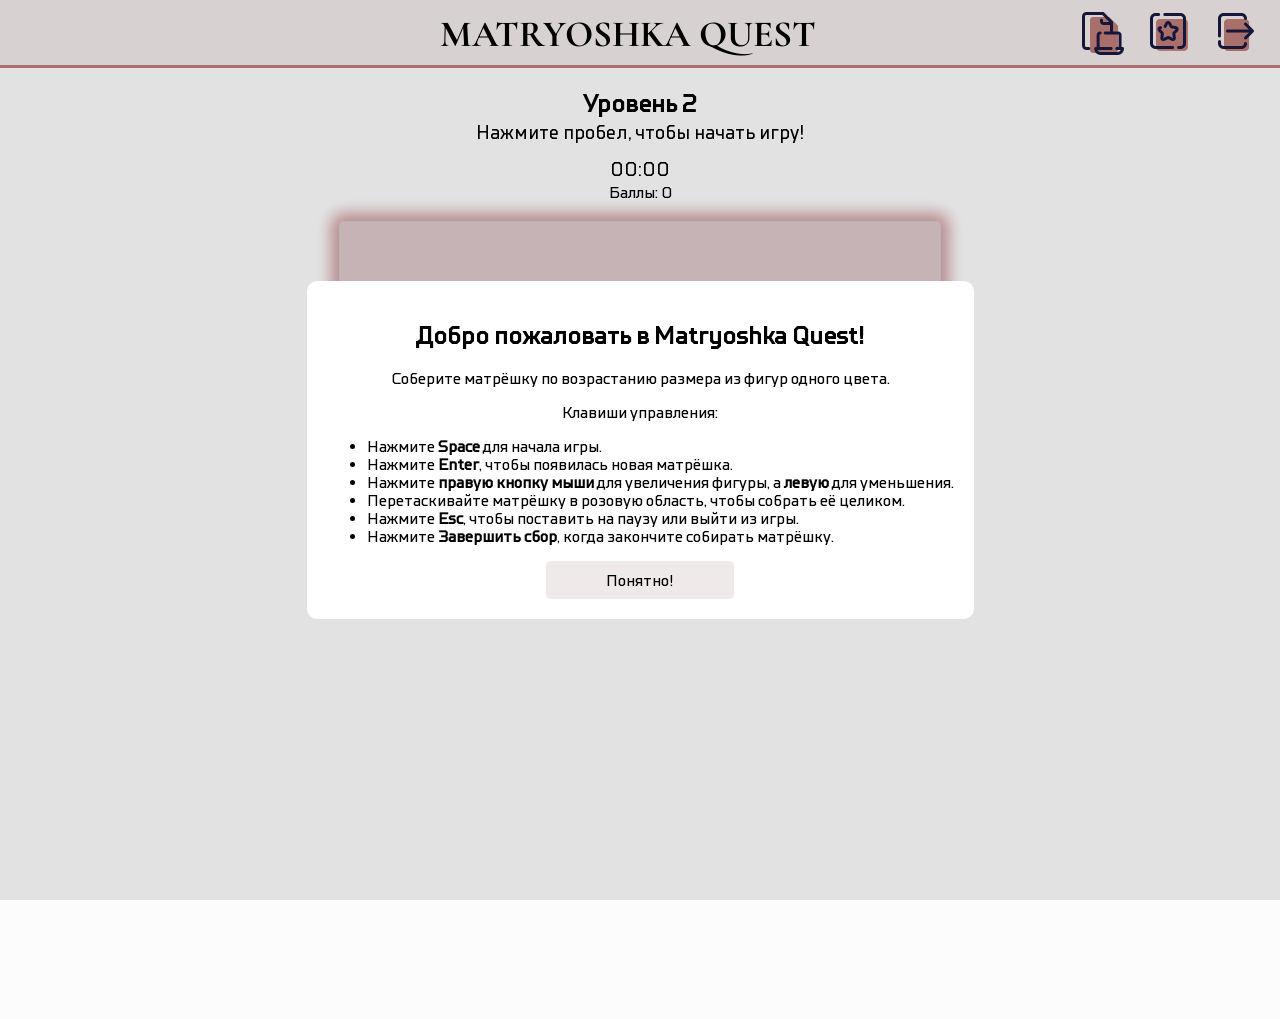
<file: pages/game_level2.html>
<!DOCTYPE html>
<html lang="ru">
<head>
    <meta name="viewport" content="width=device-width, initial-scale=1.0">
    <meta charset="UTF-8">
    <title>Game</title>
    <link href="https://fonts.googleapis.com/css2?family=Cormorant+Garamond:wght@400;700&display=swap" rel="stylesheet">

    <link rel="stylesheet" href="../css/main.css">
    <link rel="stylesheet" href="../css/game.css">
    <link rel="stylesheet" href="../css/modals.css">
    <link rel="stylesheet" href="../css/instructionDialog.css">
</head>
<body>
    <header class="game-header">
        <nav class="game-header-menu">
            <a id="game-header__logo">MATRYOSHKA QUEST</a>
            <ul class="game-header__user-menu">
                <li class="user-menu__item user-menu__item-instruction" style="cursor: pointer;">
                    <a id="user-menu__link-user-menu__item-instruction">
                        <img src="../images/icon-instruction.png" class="exit" alt="exit">
                    </a>
                </li>
                <li class="user-menu__item user-menu__item-rate">
                    <a id="user-menu__link-rate" href="../pages/rate.html">
                        <img src="../images/icon-rate.png" class="rate" alt="rate">
                    </a>
                </li>
                <li class="user-menu__item user-menu__item-exit" style="cursor: pointer;">
                    <a id="user-menu__link-exit">
                        <img src="../images/icon-exit.png" class="exit" alt="exit">
                    </a>
                </li>
            </ul>
        </nav>
    </header>

    <!-- Окно инструкции -->
    <dialog id="instructionDialog">
        <div class="dialog-content">
            <h2>Добро пожаловать в Matryoshka Quest!</h2>
            <p>Соберите матрёшку по возрастанию размера из фигур одного цвета.</p>
            <p>Клавиши управления:</p>
            <ul class="instruction-dialog__list">
                <li>Нажмите <strong>Space</strong> для начала игры.</li>
                <li>Нажмите <strong>Enter</strong>, чтобы появилась новая матрёшка.</li>
                <li>Нажмите <strong>правую кнопку мыши</strong> для увеличения фигуры, а <strong>левую</strong> для уменьшения.</li>
                <li>Перетаскивайте матрёшку в розовую область, чтобы собрать её целиком.</li>
                <li>Нажмите <strong>Esc</strong>, чтобы поставить на паузу или выйти из игры.</li>
                <li>Нажмите <strong>Завершить сбор</strong>, когда закончите собирать матрёшку.</li>
            </ul>
        </div>
        <button class="close-button" id="closeDialogButton">Понятно!</button>
    </dialog>

    <div id="game_field">
        <h2 class="level_number">Уровень 2</h2>
        <p id="gameInfo">Нажмите пробел, чтобы начать игру!</p>
        <div id="timer">00:00</div>
        <div id="current_score">Баллы: 0</div>
        <div id="matryoshkaField"></div>
        <button id="finishBtn" style="display: none;">Завершить сбор</button>
        <div id="matryoshkaContainer"></div>

        <!--         Окно для выхода из игры -->
        <div id="exitModal" style="display: none;">
            <div class="modal-background"></div>
            <div class="modal-content">
                <p>Вы уверены, что хотите завершить игру?</p>
                <button id="confirmExit">Да</button>
                <button id="cancelExit">Нет</button>
            </div>
        </div>

        <!-- Окно для перепрохождения уровня -->
        <div id="restartModal" style="display: none;">
            <div class="modal-background"></div>
            <div class="modal-content">
                <p>Желаете начать этот уровень заново?</p>
                <button id="confirmRestart">Да</button>
                <button id="cancelRestart">Нет</button>
            </div>
        </div>
    </div>

    <script src="../js/levels/game_2.js"></script>
    <script src="../js/logout.js"></script>
    <script src="../js/exit.js"></script>
    <script src="../js/showInstruction.js"></script>
</body>
</html>
</file>
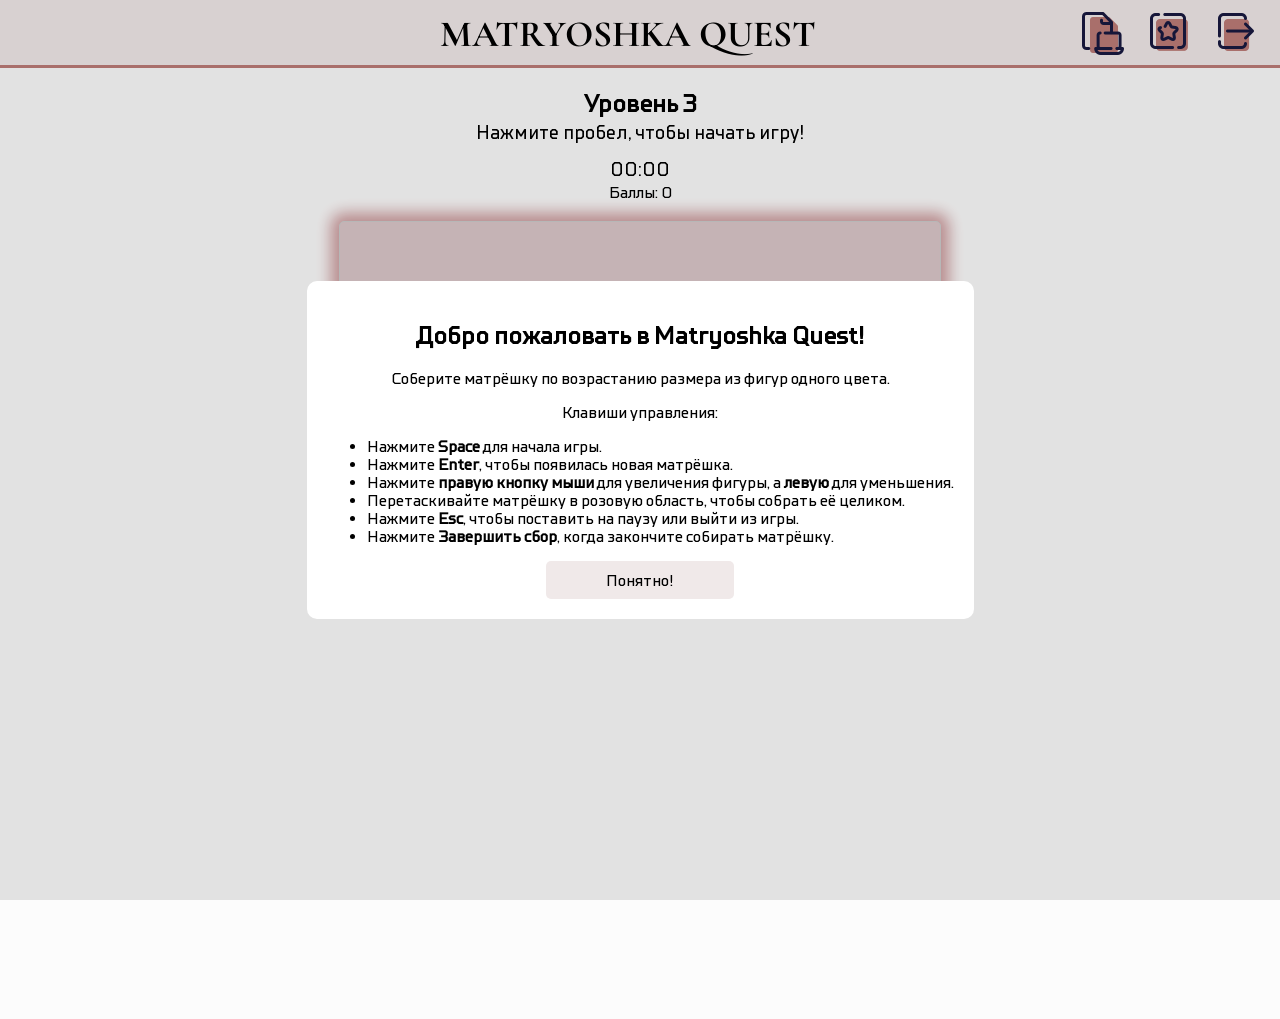
<file: pages/game_level3.html>
<!DOCTYPE html>
<html lang="ru">
<head>
  <meta name="viewport" content="width=device-width, initial-scale=1.0">
  <meta charset="UTF-8">
  <title>Game</title>
  <link href="https://fonts.googleapis.com/css2?family=Cormorant+Garamond:wght@400;700&display=swap" rel="stylesheet">

  <link rel="stylesheet" href="../css/main.css">
  <link rel="stylesheet" href="../css/game.css">
  <link rel="stylesheet" href="../css/game_3.css">
  <link rel="stylesheet" href="../css/modals.css">
  <link rel="stylesheet" href="../css/instructionDialog.css">
</head>
<body>
  <header class="game-header">
    <nav class="game-header-menu">
      <a id="game-header__logo">MATRYOSHKA QUEST</a>
      <ul class="game-header__user-menu">
        <li class="user-menu__item user-menu__item-instruction" style="cursor: pointer;">
          <a id="user-menu__link-user-menu__item-instruction">
            <img src="../images/icon-instruction.png" class="exit" alt="exit">
          </a>
        </li>
        <li class="user-menu__item user-menu__item-rate">
          <a id="user-menu__link-rate" href="../pages/rate.html">
            <img src="../images/icon-rate.png" class="rate" alt="rate">
          </a>
        </li>
        <li class="user-menu__item user-menu__item-exit" style="cursor: pointer;">
          <a id="user-menu__link-exit">
            <img src="../images/icon-exit.png" class="exit" alt="exit">
          </a>
        </li>
      </ul>
    </nav>
  </header>

  <!-- Окно инструкции -->
  <dialog id="instructionDialog">
    <div class="dialog-content">
      <h2>Добро пожаловать в Matryoshka Quest!</h2>
      <p>Соберите матрёшку по возрастанию размера из фигур одного цвета.</p>
      <p>Клавиши управления:</p>
      <ul class="instruction-dialog__list">
        <li>Нажмите <strong>Space</strong> для начала игры.</li>
        <li>Нажмите <strong>Enter</strong>, чтобы появилась новая матрёшка.</li>
        <li>Нажмите <strong>правую кнопку мыши</strong> для увеличения фигуры, а <strong>левую</strong> для уменьшения.</li>
        <li>Перетаскивайте матрёшку в розовую область, чтобы собрать её целиком.</li>
        <li>Нажмите <strong>Esc</strong>, чтобы поставить на паузу или выйти из игры.</li>
        <li>Нажмите <strong>Завершить сбор</strong>, когда закончите собирать матрёшку.</li>
      </ul>
    </div>
    <button class="close-button" id="closeDialogButton">Понятно!</button>
  </dialog>

  <div id="game_field">
    <h2 class="level_number">Уровень 3</h2>
    <p id="gameInfo">Нажмите пробел, чтобы начать игру!</p>
    <div id="timer">00:00</div>
    <div id="current_score">Баллы: 0</div>
    <div id="matryoshkaField"></div>
    <button id="finishBtn" style="display: none;">Завершить сбор</button>
    <div id="matryoshkaContainer"></div>

    <!--         Окно для выхода из игры -->
    <div id="exitModal" style="display: none;">
      <div class="modal-background"></div>
      <div class="modal-content">
        <p>Вы уверены, что хотите завершить игру?</p>
        <button id="confirmExit">Да</button>
        <button id="cancelExit">Нет</button>
      </div>
    </div>

    <!-- Окно для рестарта уровня -->
    <div id="restartModal" style="display: none;">
      <div class="modal-background"></div>
      <div class="modal-content">
        <p>Желаете начать этот уровень заново?</p>
        <button id="confirmRestart">Да</button>
        <button id="cancelRestart">Нет</button>
      </div>
    </div>
  </div>

  <script src="../js/levels/game_3.js"></script>
  <script src="../js/logout.js"></script>
  <script src="../js/exit.js"></script>
  <script src="../js/showInstruction.js"></script>
</body>
</html>
</file>
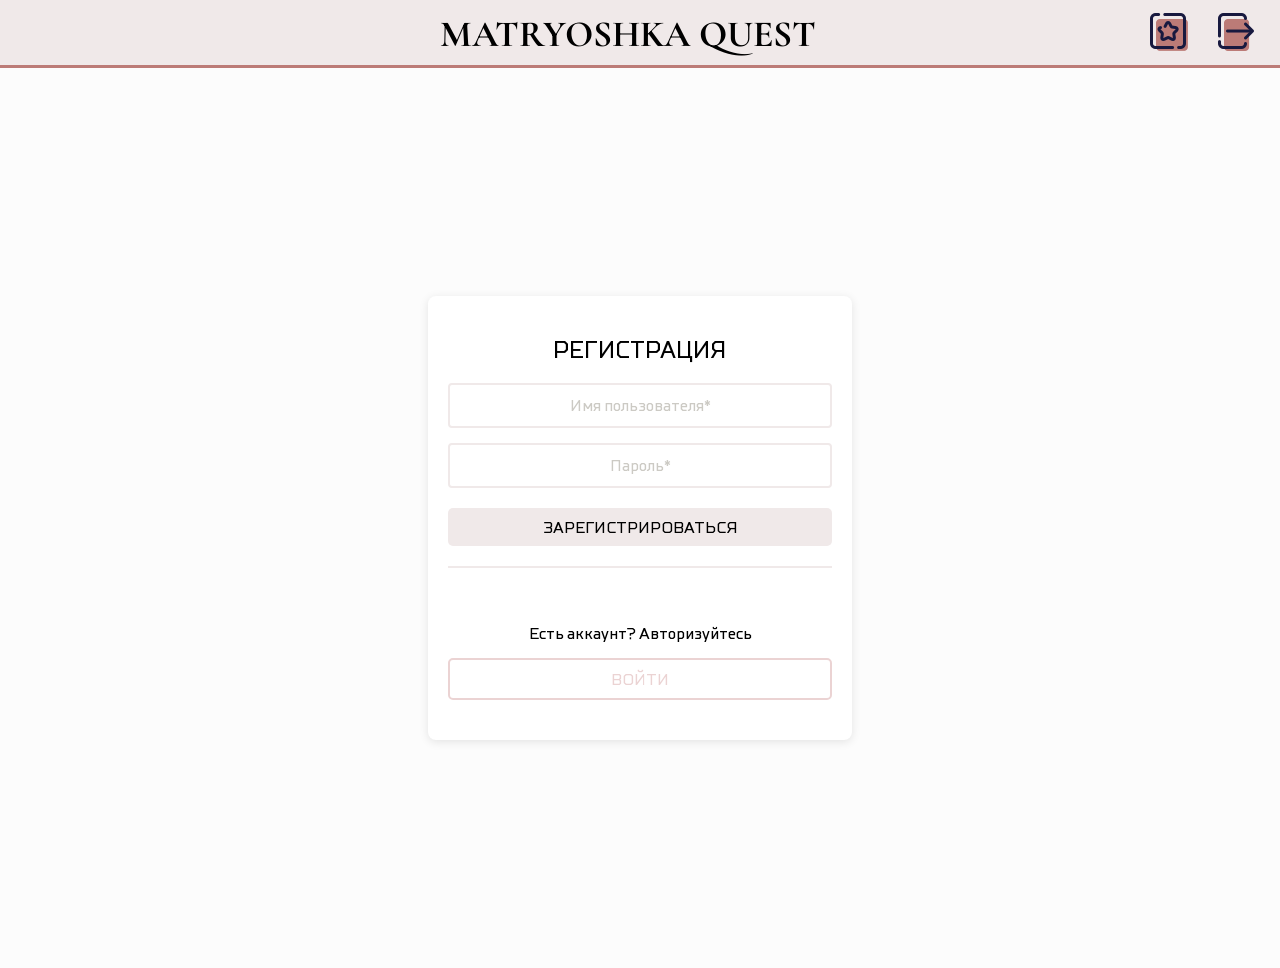
<file: pages/index_game.html>
<!DOCTYPE html>
<html lang="ru">
<head>
    <meta name="viewport" content="width=device-width, initial-scale=1.0">
    <meta charset="UTF-8">
    <title>Authentication</title>
    <link href="https://fonts.googleapis.com/css2?family=Cormorant+Garamond:wght@400;700&display=swap" rel="stylesheet">
    <link rel="stylesheet" href="../css/main.css">
    <link rel="stylesheet" href="../css/auth.css">
</head>
<body>
    <header class="game-header">
    <nav class="game-header-menu">
        <a id="game-header__logo" >MATRYOSHKA QUEST</a>
        <ul class="game-header__user-menu">
            <li class="user-menu__item user-menu__item-rate">
                <a id="user-menu__link-rate" href="#">
                    <img src="../images/icon-rate.png" class="rate" alt="rate">
                </a>
            </li>
            <li class="user-menu__item user-menu__item-exit">
                <a id="user-menu__link-exit">
                    <img src="../images/icon-exit.png" class="exit" alt="exit">
                </a>
            </li>
        </ul>
    </nav>
    </header>

    <div class="content">
        <div class="container">
            <h2 id="form-title">РЕГИСТРАЦИЯ</h2>
            <div id="message" style="color: red;"></div>
            <form id="auth-form">
                <div class="form-group">
                    <input type="text" id="username" placeholder="Имя пользователя*" required>
                </div>
                <div class="form-group">
                    <input type="password" id="password" placeholder="Пароль*" required>
                </div>
                <div class="form-actions">
                    <button type="submit" id="submit-button">ЗАРЕГИСТРИРОВАТЬСЯ</button>
                </div>
            </form>
            <div class="toggle-link" id="toggle-link">
                <p id="haveAcc">Есть аккаунт? Авторизуйтесь</p>
                <button type="submit" id="go-to-button">ВОЙТИ</button>
            </div>
        </div>
    </div>

    <script src="../js/auth.js"></script>
</body>
</html>
</file>
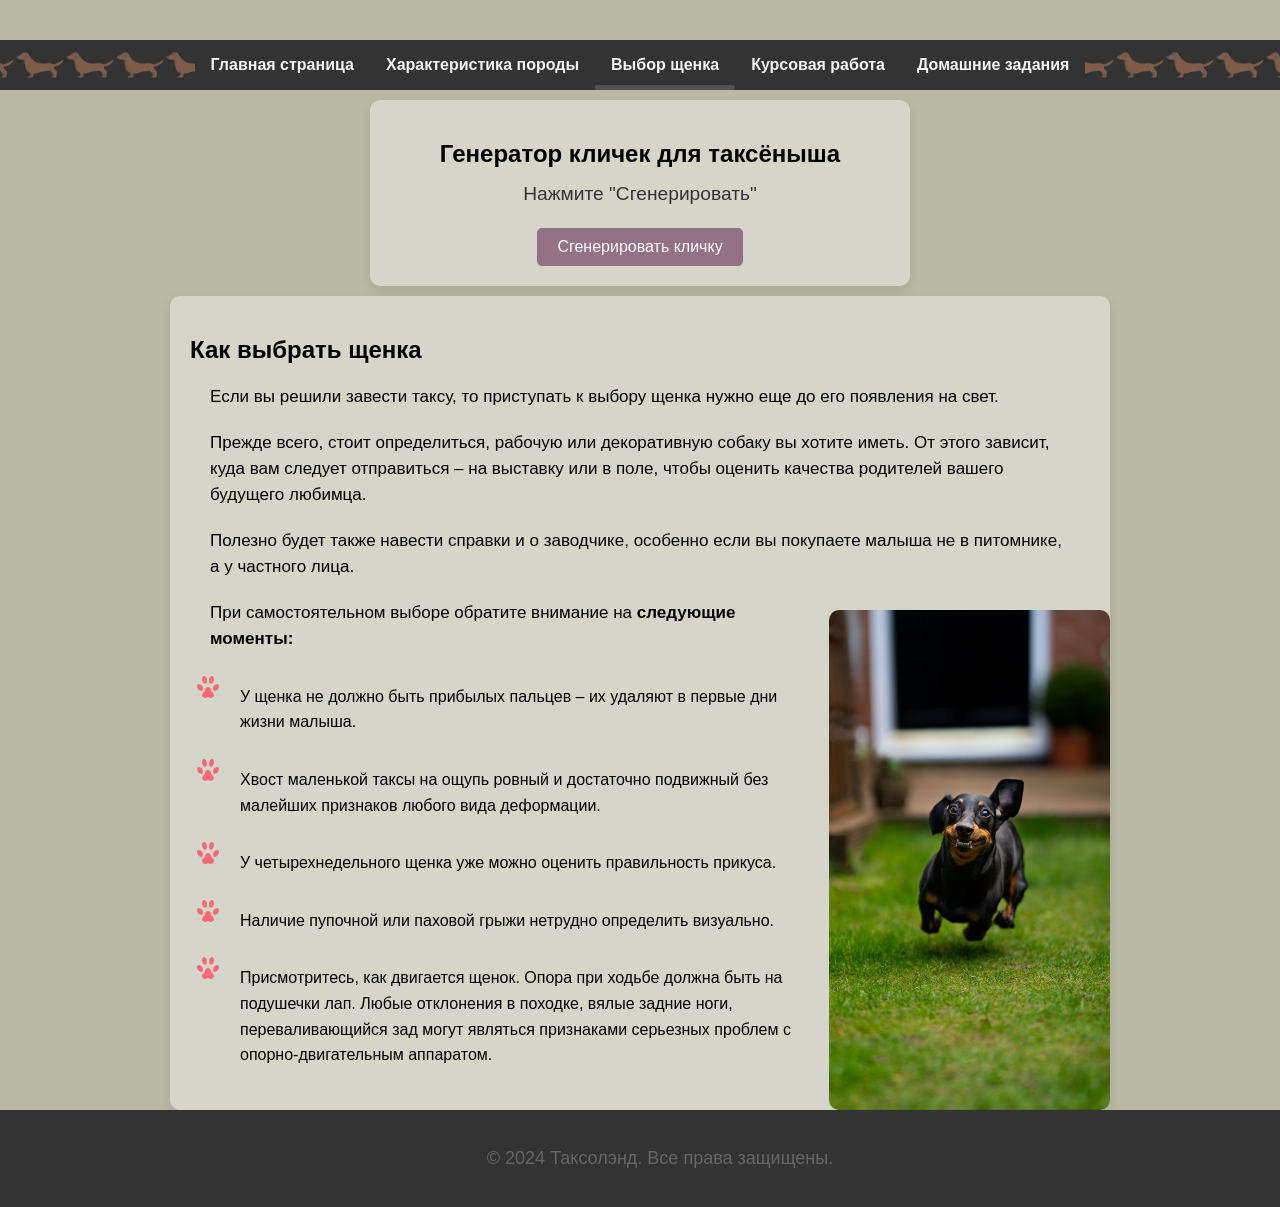
<file: pages/puppy.html>
<!DOCTYPE html>
<html lang="ru" xmlns="http://www.w3.org/1999/html">
<head>
  <meta charset="UTF-8">
  <meta name="viewport" content="width=device-width, initial-scale=1.0">
  <title>Выбор щенка</title>
  <link rel="stylesheet" href="../css/logo.css">
  <link rel="stylesheet" href="../css/style.css">
  <link rel="stylesheet" href="../css/pup.css">
</head>
<body>
  <header>
    <!-- Логотип -->
    <div class="logo">
      <div class="dachshund-container">
        <div class="dachshund">
          <!-- Тело -->
          <div class="dachshund-body">
            <!-- Лапы -->
            <div class="leg leg-front"></div>
            <div class="leg leg-back"></div>
            <!-- Голова -->
            <div class="dachshund-head">
              <div class="ear ear-right"></div>
              <div class="ear ear-left"></div>
              <div class="eye eye-left"></div>
              <div class="eye eye-right"></div>
              <div class="nose"></div>
            </div>

          </div>
          <!-- Хвост -->
          <div class="tail"></div>
        </div>
      </div>
    </div>
    <!-- Меню навигации -->
    <ul class="navigation">
      <li><a href="../index.html">Главная страница</a></li>
      <li><a href="../pages/features.html">Характеристика породы</a></li>
      <li class="active"><a href="../pages/puppy.html">Выбор щенка</a></li>
      <li><a href="#">Курсовая работа</a></li>
      <li class="dropdown">
        <a href="../pages/gamePages/index_game.html">Домашние задания</a>
        <ul class="dropdown-content">
          <li><a href="../pages/drawing.html">Рисунок CSS</a></li>
          <li><a href="../pages/animation.html">Анимация SVG</a></li>
          <li><a href="../pages/test.html">Тест на знание сленга</a></li>
          <li><a href="../pages/words.html">Слова</a></li>
        </ul>
      </li>
    </ul>
  </header>

  <div class="content">


  </div>
  <!-- Контент страницы -->
  <div class="main-content">

    <div class="generator">
      <h2>Генератор кличек для таксёныша</h2>
      <div class="name-display" id="nameDisplay">Нажмите "Сгенерировать"</div>
      <button onclick="generateName()">Сгенерировать кличку</button>
    </div>
    <div class="choice-advice">
      <h2>Как выбрать щенка</h2>
      <p>
        Если вы решили завести таксу, то приступать к выбору щенка нужно еще до его появления на свет.
      </p>
      <p>
        Прежде всего, стоит определиться, рабочую или декоративную собаку вы хотите иметь. От этого зависит,
        куда вам следует отправиться – на выставку или в поле, чтобы оценить качества родителей вашего будущего любимца.
      </p>
      <p>
        Полезно будет также навести справки и о заводчике, особенно если вы покупаете малыша не в питомнике,
        а у частного лица.
      </p>
      <div class="img-right">
        <img src="../images/doggi.jpeg" class="doggi" alt="dog">
      </div>

      <p>
        При самостоятельном выборе обратите внимание на <strong>следующие моменты:</strong>
      </p>
      <ul class="info">
        <li>
          У щенка не должно быть прибылых пальцев – их удаляют в первые дни жизни малыша.
        </li>
        <li>
          Хвост маленькой таксы на ощупь ровный и достаточно подвижный без малейших признаков любого вида деформации.
        </li>
        <li>
          У четырехнедельного щенка уже можно оценить правильность прикуса.
        </li>
        <li>
          Наличие пупочной или паховой грыжи нетрудно определить визуально.
        </li>
        <li>
          Присмотритесь, как двигается щенок. Опора при ходьбе должна быть на подушечки лап. Любые отклонения в
          походке, вялые задние ноги, переваливающийся зад могут являться признаками серьезных проблем с
          опорно-двигательным аппаратом.
        </li>
      </ul>
    </div>



  </div>
  <div class="btn-toTop btn-toTop_hidden"></div>
  <footer>
    <p>© 2024 Таксолэнд. Все права защищены.</p>
  </footer>
  <script src="../js/generateName.js"></script>
  <script src="../js/toTop.js"></script>
</body>
</html>
</file>
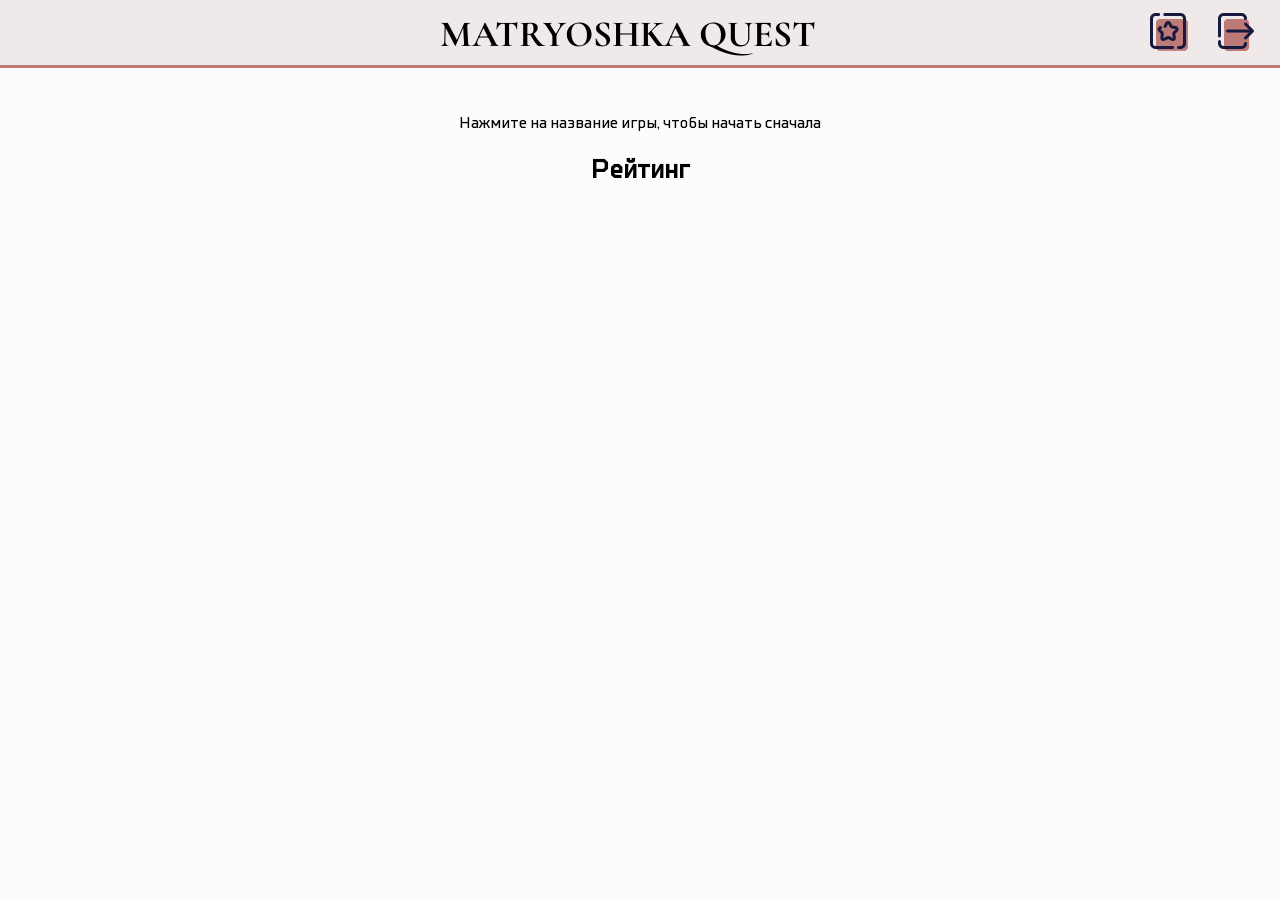
<file: pages/rate.html>
<!DOCTYPE html>
<html lang="ru">
<head>
    <meta name="viewport" content="width=device-width, initial-scale=1.0">
    <meta charset="UTF-8">
    <title>Authentication</title>
    <link href="https://fonts.googleapis.com/css2?family=Cormorant+Garamond:wght@400;700&display=swap" rel="stylesheet">
    <link rel="stylesheet" href="../css/main.css">
    <link rel="stylesheet" href="../css/rate.css">
</head>
<body>
    <header class="game-header">
        <nav class="game-header-menu">
            <a id="game-header__logo" style="cursor: pointer;">MATRYOSHKA QUEST</a>
            <ul class="game-header__user-menu">
                <li class="user-menu__item user-menu__item-rate">
                    <a id="user-menu__link-rate" href="#">
                        <img src="../images/icon-rate.png" class="rate" alt="rate">
                    </a>
                </li>
                <li class="user-menu__item user-menu__item-exit">
                    <a id="user-menu__link-exit">
                        <img src="../images/icon-exit.png" class="exit" alt="exit">
                    </a>
                </li>
            </ul>
        </nav>
    </header>

    <div id="rating_list">
        <p style="text-align: center">Нажмите на название игры, чтобы начать сначала</p>
        <h2>Рейтинг</h2>
    </div>

    <script src="../js/logout.js"></script>
    <script src="../js/doRate.js"></script>
    <script src="../js/restartGame.js"></script>
</body>
</html>
</file>
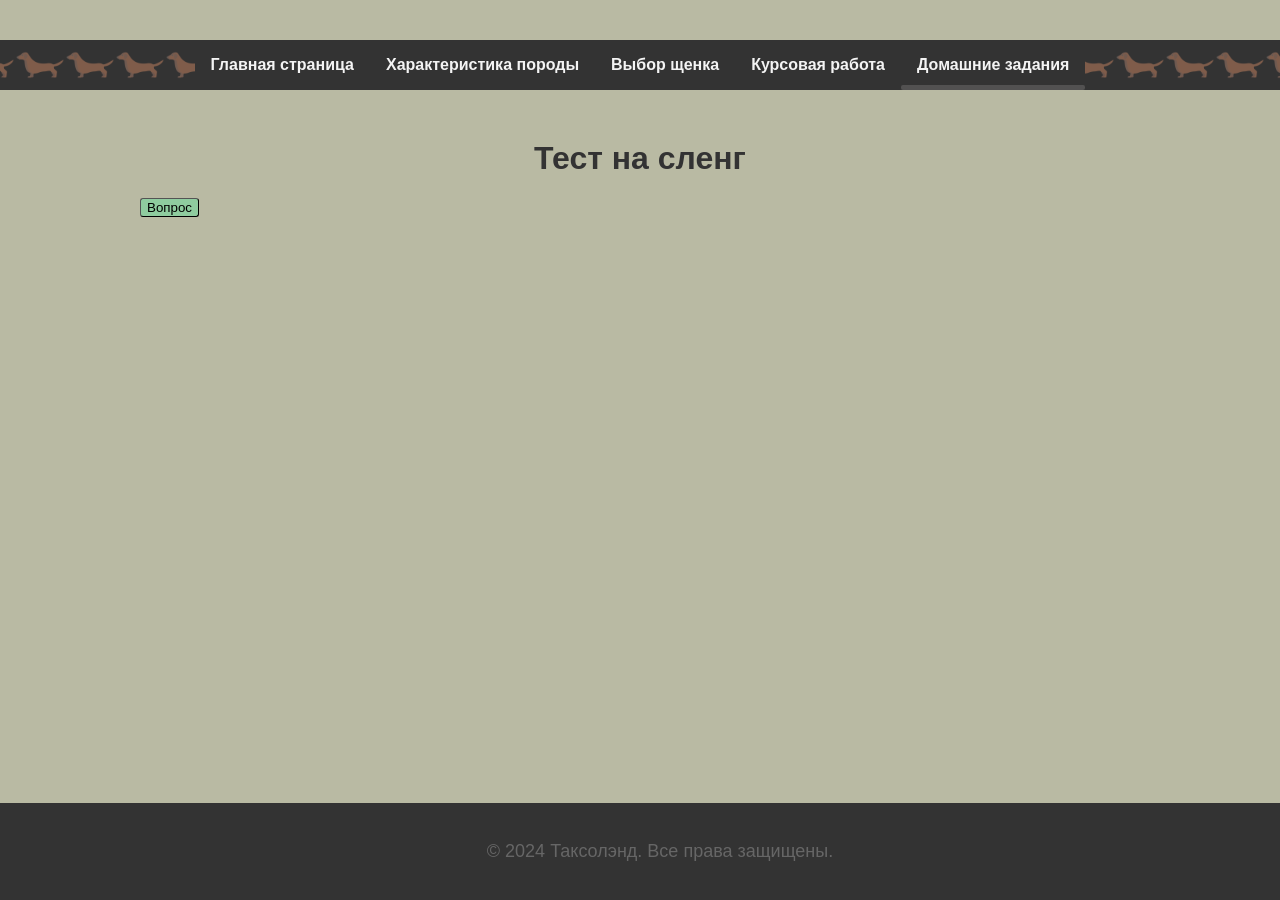
<file: pages/test.html>
<!DOCTYPE html>
<html lang="ru">
<head>
    <meta charset="UTF-8">
    <meta name="viewport" content="width=device-width, initial-scale=1.0">
    <title>Test of slang</title>
    <link rel="stylesheet" href="../css/logo.css">
    <link rel="stylesheet" href="../css/style.css">
    <link rel="stylesheet" href="../css/test.css">
</head>
<body>
    <header>
        <!-- Логотип -->
        <div class="logo">
            <div class="dachshund-container">
                <div class="dachshund">
                    <!-- Тело -->
                    <div class="dachshund-body">
                        <!-- Лапы -->
                        <div class="leg leg-front"></div>
                        <div class="leg leg-back"></div>
                        <!-- Голова -->
                        <div class="dachshund-head">
                            <div class="ear ear-right"></div>
                            <div class="ear ear-left"></div>
                            <div class="eye eye-left"></div>
                            <div class="eye eye-right"></div>
                            <div class="nose"></div>
                        </div>

                    </div>
                    <!-- Хвост -->
                    <div class="tail"></div>
                </div>
            </div>
        </div>
        <!-- Меню навигации -->
        <ul class="navigation">
            <li><a href="../index.html">Главная страница</a></li>
            <li><a href="../pages/features.html">Характеристика породы</a></li>
            <li><a href="../pages/puppy.html">Выбор щенка</a></li>
            <li><a href="../pages/gamePages/index_game.html">Курсовая работа</a></li>
            <li class="dropdown active">
                <a href="#">Домашние задания</a>
                <ul class="dropdown-content">
                    <li><a href="../pages/drawing.html">Рисунок CSS</a></li>
                    <li><a href="../pages/animation.html">Анимация SVG</a></li>
                    <li><a href="../pages/test.html">Тест на знание сленга</a></li>
                    <li><a href="../pages/words.html">Слова</a></li>
                </ul>
            </li>
        </ul>
    </header>

    <div id="quiz">
        <h1 id="test-name">Тест на сленг</h1>
        <button id="question-btn">Вопрос</button>
        <div id="end-message" class="hidden">Вопросы закончились!</div>
        <div id="score" class="hidden"></div>
        <div id="question-container"></div>
    </div>
    <script src="../js/startTest.js"></script>

    <footer style="position: fixed">
        <p>© 2024 Таксолэнд. Все права защищены.</p>
    </footer>
</body>
</html>
</file>
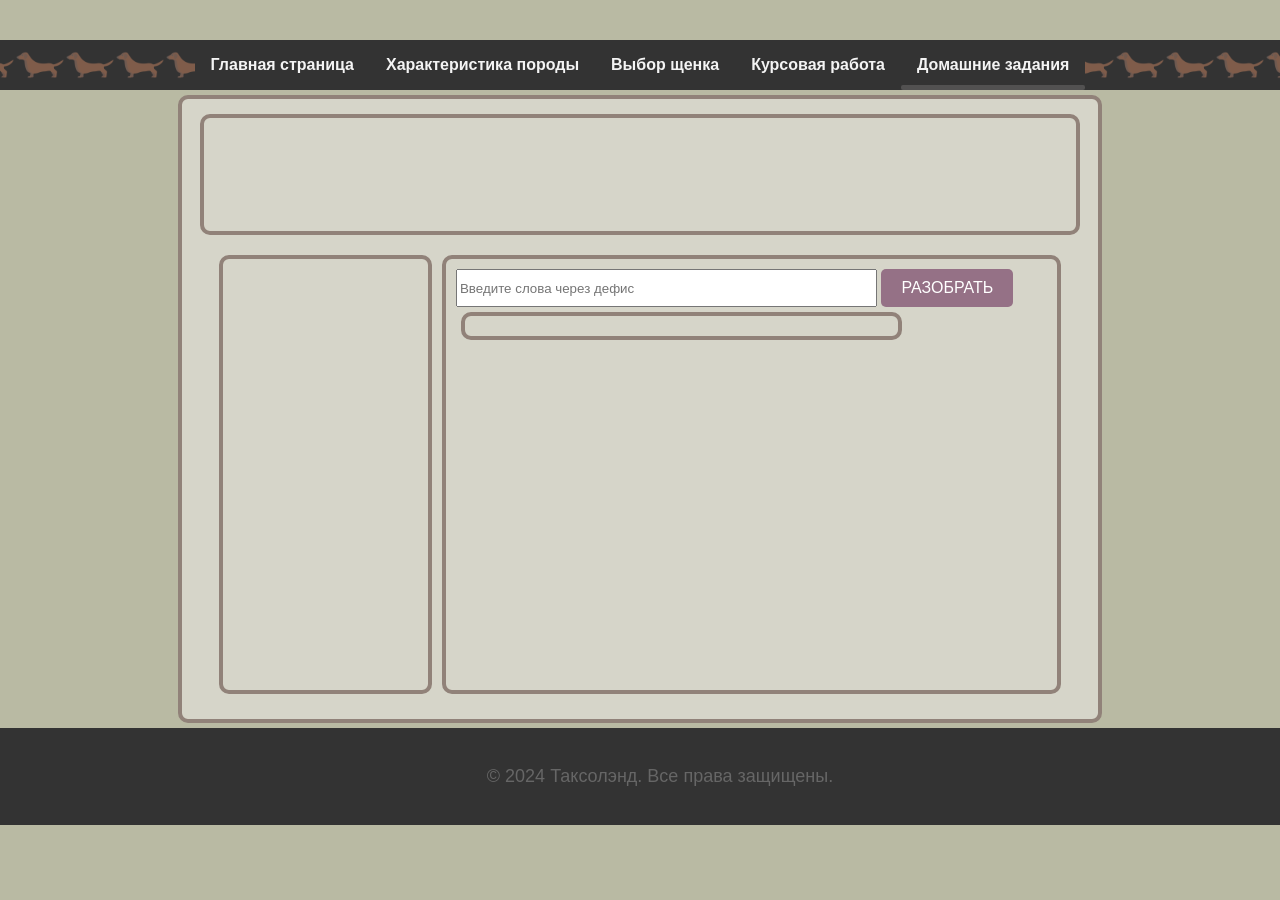
<file: pages/words.html>
<!DOCTYPE html>
<html lang="ru">
<head>
    <meta charset="UTF-8">
    <meta name="viewport" content="width=device-width, initial-scale=1.0">
    <title>Слова</title>
    <link rel="stylesheet" href="../css/logo.css">
    <link rel="stylesheet" href="../css/style.css">
    <link rel="stylesheet" href="../css/words.css">
</head>
<body>
    <header>
        <!-- Логотип -->
        <div class="logo">
            <div class="dachshund-container">
                <div class="dachshund">
                    <!-- Тело -->
                    <div class="dachshund-body">
                        <!-- Лапы -->
                        <div class="leg leg-front"></div>
                        <div class="leg leg-back"></div>
                        <!-- Голова -->
                        <div class="dachshund-head">
                            <div class="ear ear-right"></div>
                            <div class="ear ear-left"></div>
                            <div class="eye eye-left"></div>
                            <div class="eye eye-right"></div>
                            <div class="nose"></div>
                        </div>

                    </div>
                    <!-- Хвост -->
                    <div class="tail"></div>
                </div>
            </div>
        </div>
        <!-- Меню навигации -->
        <ul class="navigation">
            <li><a href="../index.html">Главная страница</a></li>
            <li><a href="../pages/features.html">Характеристика породы</a></li>
            <li><a href="../pages/puppy.html">Выбор щенка</a></li>
            <li><a href="../pages/gamePages/index_game.html">Курсовая работа</a></li>
            <li class="dropdown active">
                <a href="#">Домашние задания</a>
                <ul class="dropdown-content">
                    <li><a href="../pages/drawing.html">Рисунок CSS</a></li>
                    <li><a href="../pages/animation.html">Анимация SVG</a></li>
                    <li><a href="../pages/test.html">Тест на знание сленга</a></li>
                    <li><a href="../pages/words.html">Слова</a></li>
                </ul>
            </li>
        </ul>
    </header>

    <!-- Контент страницы -->
    <div class="all-content">
        <div class="block content-container">
            <div class="block" id="moveBlock">

            </div>
            <div class="blocks-container">
                <div class="block" id="sortedWordsBlock">
                </div>
                <div class="block" id="showWordsBlock">
                    <div class="input-words-container">
                        <input type="text" id="inputWords" placeholder="Введите слова через дефис">
                        <button id="parseButton">РАЗОБРАТЬ</button>
                    </div>
                    <div class="block" id="clickedWords">
                    </div>
                </div>
            </div>
        </div>
    </div>
    <script src="../js/doWords.js"></script>
    <footer>
        <p>© 2024 Таксолэнд. Все права защищены.</p>
    </footer>
</body>
</html>
</file>
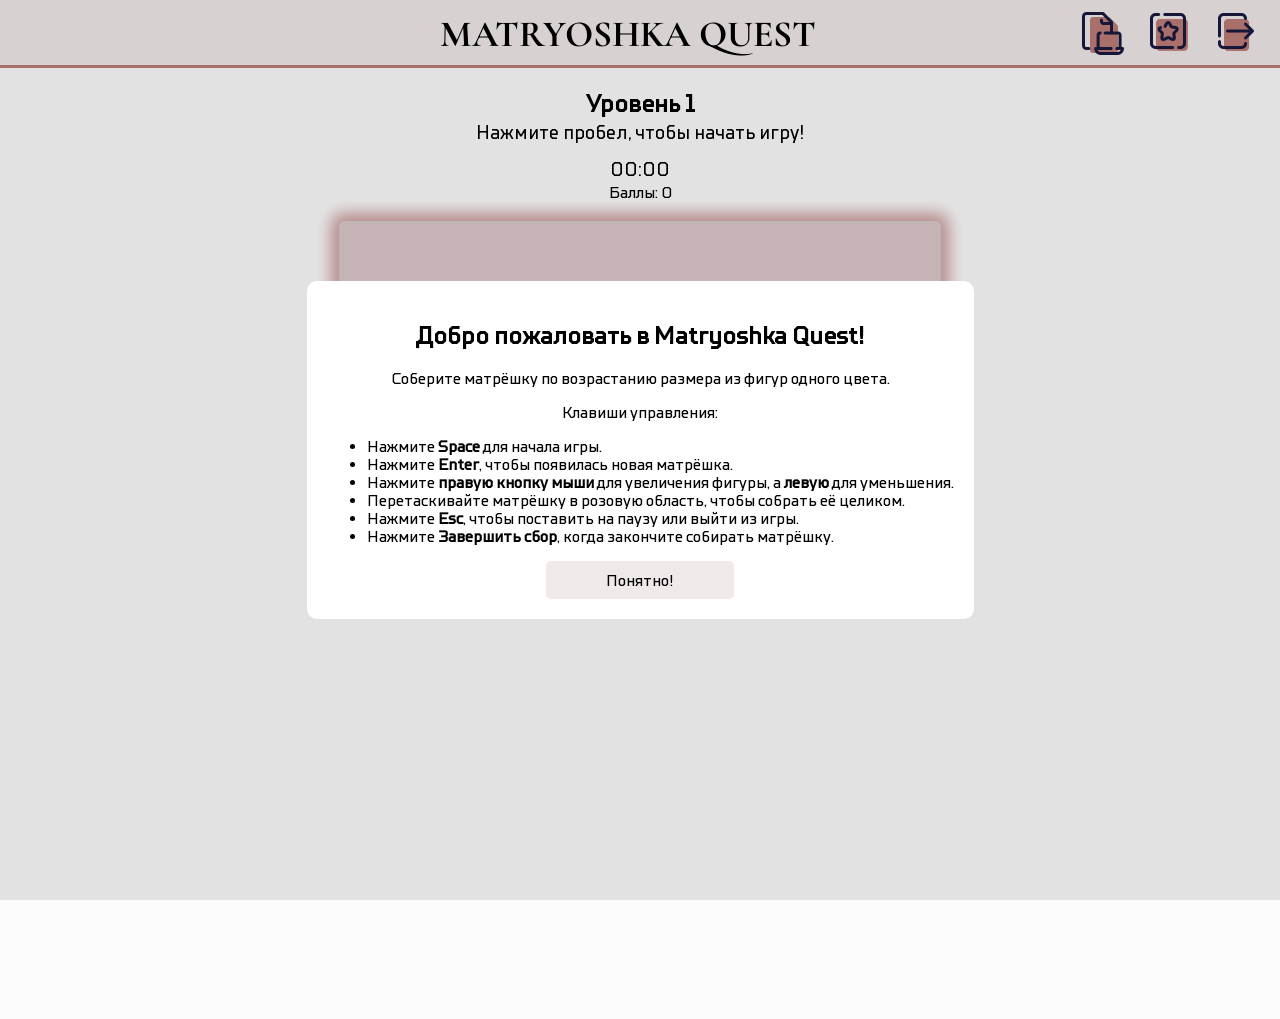
<file: pages/gamePages/game_level1.html>
<!DOCTYPE html>
<html lang="ru">
<head>
    <meta name="viewport" content="width=device-width, initial-scale=1.0">
    <meta charset="UTF-8">
    <title>Game</title>
    <link href="https://fonts.googleapis.com/css2?family=Cormorant+Garamond:wght@400;700&display=swap" rel="stylesheet">

    <link rel="stylesheet" href="../../css/gameStyle/main.css">
    <link rel="stylesheet" href="../../css/gameStyle/game.css">
    <link rel="stylesheet" href="../../css/gameStyle/modals.css">
    <link rel="stylesheet" href="../../css/gameStyle/instructionDialog.css">
</head>
<body>
    <header class="game-header">
        <nav class="game-header-menu">
            <a id="game-header__logo">MATRYOSHKA QUEST</a>
            <ul class="game-header__user-menu">
                <li class="user-menu__item user-menu__item-instruction" style="cursor: pointer;">
                    <a id="user-menu__link-user-menu__item-instruction">
                        <img src="../../images/icon-instruction.png" class="exit" alt="exit">
                    </a>
                </li>
                <li class="user-menu__item user-menu__item-rate">
                    <a id="user-menu__link-rate" href="rate.html">
                        <img src="../../images/icon-rate.png" class="rate" alt="rate">
                    </a>
                </li>
                <li class="user-menu__item user-menu__item-exit" style="cursor: pointer;">
                    <a id="user-menu__link-exit">
                        <img src="../../images/icon-exit.png" class="exit" alt="exit">
                    </a>
                </li>
            </ul>
        </nav>
    </header>

    <!-- Окно инструкции -->
    <dialog id="instructionDialog">
        <div class="dialog-content">
            <h2>Добро пожаловать в Matryoshka Quest!</h2>
            <p>Соберите матрёшку по возрастанию размера из фигур одного цвета.</p>
            <p>Клавиши управления:</p>
            <ul class="instruction-dialog__list">
                <li>Нажмите <strong>Space</strong> для начала игры.</li>
                <li>Нажмите <strong>Enter</strong>, чтобы появилась новая матрёшка.</li>
                <li>Нажмите <strong>правую кнопку мыши</strong> для увеличения фигуры, а <strong>левую</strong> для уменьшения.</li>
                <li>Перетаскивайте матрёшку в розовую область, чтобы собрать её целиком.</li>
                <li>Нажмите <strong>Esc</strong>, чтобы поставить на паузу или выйти из игры.</li>
                <li>Нажмите <strong>Завершить сбор</strong>, когда закончите собирать матрёшку.</li>
            </ul>
        </div>
        <button class="close-button" id="closeDialogButton">Понятно!</button>
    </dialog>

    <div id="game_field">
        <h2 class="level_number">Уровень 1</h2>
        <p id="gameInfo">Нажмите пробел, чтобы начать игру!</p>
        <div id="timer">00:00</div>
        <div id="current_score">Баллы: 0</div>
        <div id="matryoshkaField"></div>
        <button id="finishBtn" style="display: none;">Завершить сбор</button>
        <div id="matryoshkaContainer"></div>

        <!-- Окно для выхода из игры -->
        <div id="exitModal" style="display: none;">
            <div class="modal-background"></div>
            <div class="modal-content">
                <p>Вы уверены, что хотите завершить игру?</p>
                <button id="confirmExit">Да</button>
                <button id="cancelExit">Нет</button>
            </div>
        </div>

        <!-- Окно для перепрохождения уровня -->
        <div id="restartModal" style="display: none;">
            <div class="modal-background"></div>
            <div class="modal-content">
                <p>Желаете начать этот уровень заново?</p>
                <button id="confirmRestart">Да</button>
                <button id="cancelRestart">Нет</button>
            </div>
        </div>
    </div>

    <script src="../../js/levels/game_1.js"></script>
    <script src="../../js/gameLogic/logout.js"></script>
    <script src="../../js/gameLogic/exit.js"></script>
    <script src="../../js/gameLogic/showInstruction.js"></script>
</body>
</html>
</file>
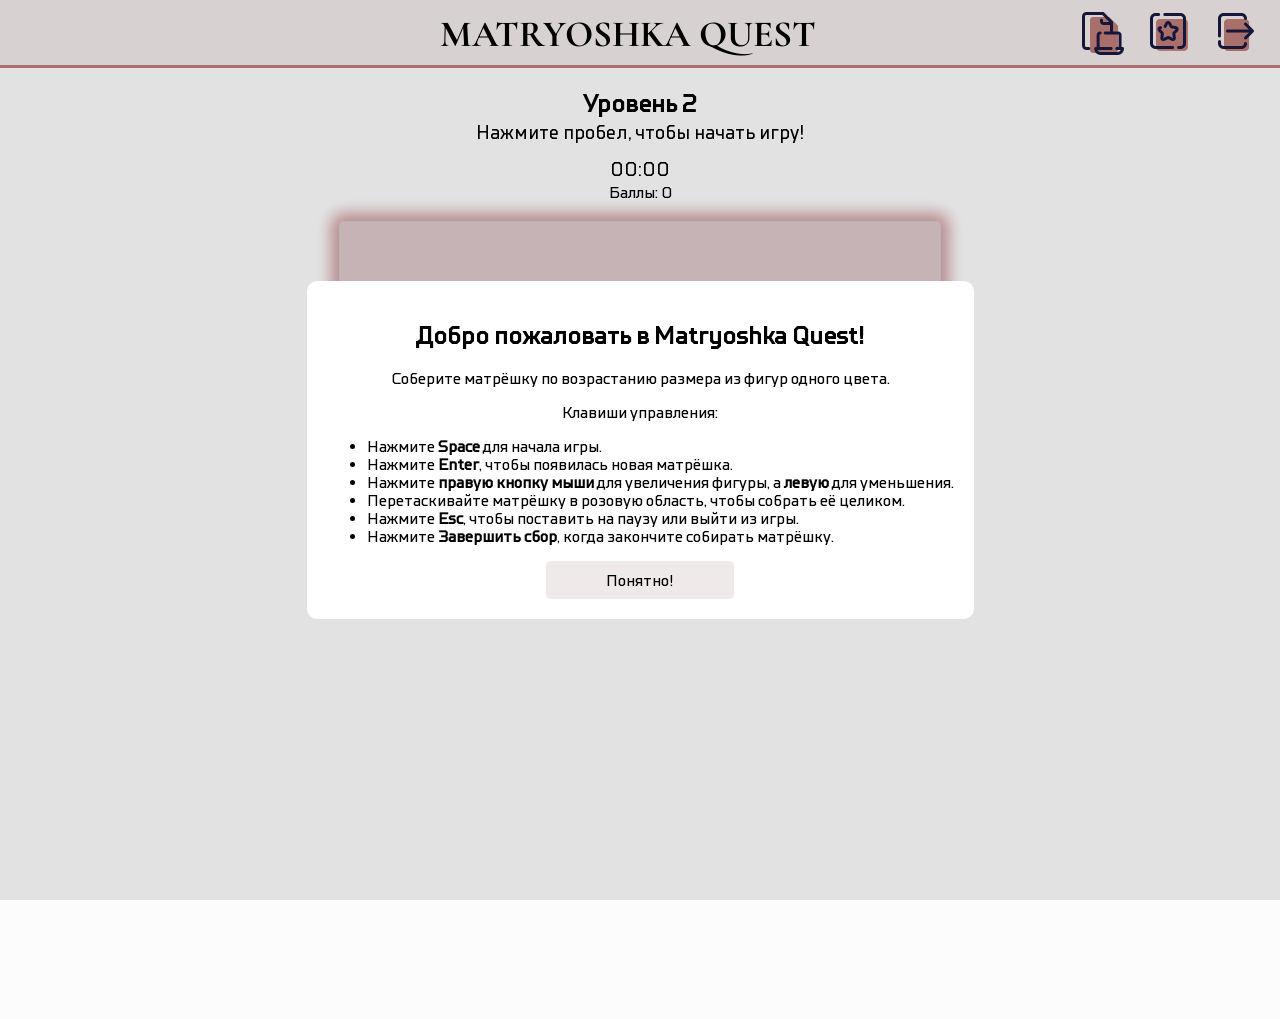
<file: pages/gamePages/game_level2.html>
<!DOCTYPE html>
<html lang="ru">
<head>
    <meta name="viewport" content="width=device-width, initial-scale=1.0">
    <meta charset="UTF-8">
    <title>Game</title>
    <link href="https://fonts.googleapis.com/css2?family=Cormorant+Garamond:wght@400;700&display=swap" rel="stylesheet">

    <link rel="stylesheet" href="../../css/gameStyle/main.css">
    <link rel="stylesheet" href="../../css/gameStyle/game.css">
    <link rel="stylesheet" href="../../css/gameStyle/modals.css">
    <link rel="stylesheet" href="../../css/gameStyle/instructionDialog.css">
</head>
<body>
    <header class="game-header">
        <nav class="game-header-menu">
            <a id="game-header__logo">MATRYOSHKA QUEST</a>
            <ul class="game-header__user-menu">
                <li class="user-menu__item user-menu__item-instruction" style="cursor: pointer;">
                    <a id="user-menu__link-user-menu__item-instruction">
                        <img src="../../images/icon-instruction.png" class="exit" alt="exit">
                    </a>
                </li>
                <li class="user-menu__item user-menu__item-rate">
                    <a id="user-menu__link-rate" href="rate.html">
                        <img src="../../images/icon-rate.png" class="rate" alt="rate">
                    </a>
                </li>
                <li class="user-menu__item user-menu__item-exit" style="cursor: pointer;">
                    <a id="user-menu__link-exit">
                        <img src="../../images/icon-exit.png" class="exit" alt="exit">
                    </a>
                </li>
            </ul>
        </nav>
    </header>

    <!-- Окно инструкции -->
    <dialog id="instructionDialog">
        <div class="dialog-content">
            <h2>Добро пожаловать в Matryoshka Quest!</h2>
            <p>Соберите матрёшку по возрастанию размера из фигур одного цвета.</p>
            <p>Клавиши управления:</p>
            <ul class="instruction-dialog__list">
                <li>Нажмите <strong>Space</strong> для начала игры.</li>
                <li>Нажмите <strong>Enter</strong>, чтобы появилась новая матрёшка.</li>
                <li>Нажмите <strong>правую кнопку мыши</strong> для увеличения фигуры, а <strong>левую</strong> для уменьшения.</li>
                <li>Перетаскивайте матрёшку в розовую область, чтобы собрать её целиком.</li>
                <li>Нажмите <strong>Esc</strong>, чтобы поставить на паузу или выйти из игры.</li>
                <li>Нажмите <strong>Завершить сбор</strong>, когда закончите собирать матрёшку.</li>
            </ul>
        </div>
        <button class="close-button" id="closeDialogButton">Понятно!</button>
    </dialog>

    <div id="game_field">
        <h2 class="level_number">Уровень 2</h2>
        <p id="gameInfo">Нажмите пробел, чтобы начать игру!</p>
        <div id="timer">00:00</div>
        <div id="current_score">Баллы: 0</div>
        <div id="matryoshkaField"></div>
        <button id="finishBtn" style="display: none;">Завершить сбор</button>
        <div id="matryoshkaContainer"></div>

        <!--         Окно для выхода из игры -->
        <div id="exitModal" style="display: none;">
            <div class="modal-background"></div>
            <div class="modal-content">
                <p>Вы уверены, что хотите завершить игру?</p>
                <button id="confirmExit">Да</button>
                <button id="cancelExit">Нет</button>
            </div>
        </div>

        <!-- Окно для перепрохождения уровня -->
        <div id="restartModal" style="display: none;">
            <div class="modal-background"></div>
            <div class="modal-content">
                <p>Желаете начать этот уровень заново?</p>
                <button id="confirmRestart">Да</button>
                <button id="cancelRestart">Нет</button>
            </div>
        </div>
    </div>

    <script src="../../js/levels/game_2.js"></script>
    <script src="../../js/gameLogic/logout.js"></script>
    <script src="../../js/gameLogic/exit.js"></script>
    <script src="../../js/gameLogic/showInstruction.js"></script>
</body>
</html>
</file>
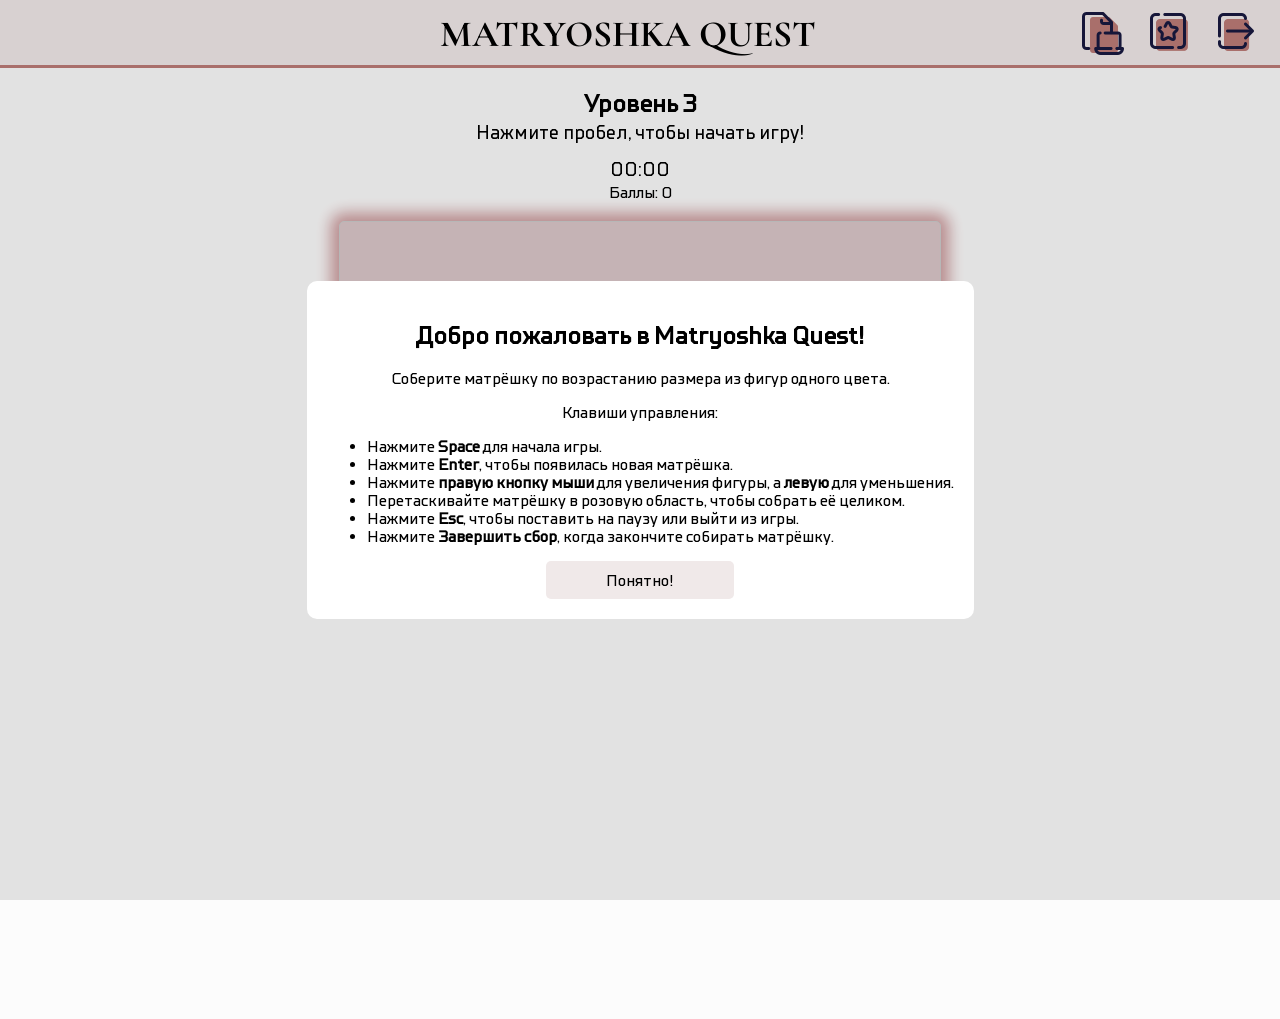
<file: pages/gamePages/game_level3.html>
<!DOCTYPE html>
<html lang="ru">
<head>
  <meta name="viewport" content="width=device-width, initial-scale=1.0">
  <meta charset="UTF-8">
  <title>Game</title>
  <link href="https://fonts.googleapis.com/css2?family=Cormorant+Garamond:wght@400;700&display=swap" rel="stylesheet">

  <link rel="stylesheet" href="../../css/gameStyle/main.css">
  <link rel="stylesheet" href="../../css/gameStyle/game.css">
  <link rel="stylesheet" href="../../css/gameStyle/game_3.css">
  <link rel="stylesheet" href="../../css/gameStyle/modals.css">
  <link rel="stylesheet" href="../../css/gameStyle/instructionDialog.css">
</head>
<body>
  <header class="game-header">
    <nav class="game-header-menu">
      <a id="game-header__logo">MATRYOSHKA QUEST</a>
      <ul class="game-header__user-menu">
        <li class="user-menu__item user-menu__item-instruction" style="cursor: pointer;">
          <a id="user-menu__link-user-menu__item-instruction">
            <img src="../../images/icon-instruction.png" class="exit" alt="exit">
          </a>
        </li>
        <li class="user-menu__item user-menu__item-rate">
          <a id="user-menu__link-rate" href="rate.html">
            <img src="../../images/icon-rate.png" class="rate" alt="rate">
          </a>
        </li>
        <li class="user-menu__item user-menu__item-exit" style="cursor: pointer;">
          <a id="user-menu__link-exit">
            <img src="../../images/icon-exit.png" class="exit" alt="exit">
          </a>
        </li>
      </ul>
    </nav>
  </header>

  <!-- Окно инструкции -->
  <dialog id="instructionDialog">
    <div class="dialog-content">
      <h2>Добро пожаловать в Matryoshka Quest!</h2>
      <p>Соберите матрёшку по возрастанию размера из фигур одного цвета.</p>
      <p>Клавиши управления:</p>
      <ul class="instruction-dialog__list">
        <li>Нажмите <strong>Space</strong> для начала игры.</li>
        <li>Нажмите <strong>Enter</strong>, чтобы появилась новая матрёшка.</li>
        <li>Нажмите <strong>правую кнопку мыши</strong> для увеличения фигуры, а <strong>левую</strong> для уменьшения.</li>
        <li>Перетаскивайте матрёшку в розовую область, чтобы собрать её целиком.</li>
        <li>Нажмите <strong>Esc</strong>, чтобы поставить на паузу или выйти из игры.</li>
        <li>Нажмите <strong>Завершить сбор</strong>, когда закончите собирать матрёшку.</li>
      </ul>
    </div>
    <button class="close-button" id="closeDialogButton">Понятно!</button>
  </dialog>

  <div id="game_field">
    <h2 class="level_number">Уровень 3</h2>
    <p id="gameInfo">Нажмите пробел, чтобы начать игру!</p>
    <div id="timer">00:00</div>
    <div id="current_score">Баллы: 0</div>
    <div id="matryoshkaField"></div>
    <button id="finishBtn" style="display: none;">Завершить сбор</button>
    <div id="matryoshkaContainer"></div>

    <!--         Окно для выхода из игры -->
    <div id="exitModal" style="display: none;">
      <div class="modal-background"></div>
      <div class="modal-content">
        <p>Вы уверены, что хотите завершить игру?</p>
        <button id="confirmExit">Да</button>
        <button id="cancelExit">Нет</button>
      </div>
    </div>

    <!-- Окно для рестарта уровня -->
    <div id="restartModal" style="display: none;">
      <div class="modal-background"></div>
      <div class="modal-content">
        <p>Желаете начать этот уровень заново?</p>
        <button id="confirmRestart">Да</button>
        <button id="cancelRestart">Нет</button>
      </div>
    </div>
  </div>

  <script src="../../js/levels/game_3.js"></script>
  <script src="../../js/gameLogic/logout.js"></script>
  <script src="../../js/gameLogic/exit.js"></script>
  <script src="../../js/gameLogic/showInstruction.js"></script>
</body>
</html>
</file>
<file: css/style.css>
body {
    font-family: Ubuntu, sans-serif;
    margin: 0;
    padding: 0;
    background-color: #B9BAA3;
}
body, html {
    overflow-x: hidden;
}


.navigation {
    background-color: #333;
    list-style: none;
    padding: 0;
    margin: 0;
    display: -webkit-box;
    display: -moz-box; /* для поддержки разных браузеров */
    display: -ms-flexbox;
    display: -webkit-flex;
    display: flex;
    flex-flow: row wrap;
    justify-content: center;
    position: relative;
}

.navigation::before {
    content: '';
    background-image: url('../images/taxi-icon1.png');
    background-repeat: repeat-x;
    background-size: 50px;
    position: absolute;
    top: -50px;
    left: 0;
    right: 0;
    bottom: 0;
    opacity: 0.5; /* Прозрачность изображения */
    height: 100px;

    background-position: bottom ;
}

.navigation li {
    background: #333;
    position: relative;
}

.other {
    z-index: 2;
}

.navigation a {
    text-decoration: none;
    color: #f4f4f4;
    display: block;
    padding: 1em;
    font-weight: bold;
    position: relative;
    transition: background-color 0.3s ease; /* Плавный переход цвета фона */
}
.navigation a:hover {
    background-color: #525151;
}

/* Подчеркивание для активного пункта меню */
.navigation .active > a::after{
    content: ''; /* Псевдоэлемент для подчеркивания */
    position: absolute; /* Позиционируем его относительно родителя */
    left: 0; /* Начало от левого края */
    right: 0; /* Конец на правом краю */
    bottom: 0; /* Расположение под текстом */
    height: 5px; /* Высота линии подчеркивания */
    background-color: #525151; /* Цвет подчеркивания */
    border-radius: 2px; /* Сглаженные углы */
}

/* Подменю */
.dropdown-content {
    display: none; /* По умолчанию скрыто */
    position: absolute;
    top: 100%; /* Расположено ниже родительского пункта меню */
    left: 0;
    background-color: #333;
    list-style: none;
    padding: 0;
    margin: 0;
    width: 100%; /* Можно настроить по ширине */
    border-radius: 3px; /* Сглаживаем углы */
    border: none; /* Убираем границы */
    overflow: hidden;
    box-shadow: 0 4px 8px rgba(0, 0, 0, 0.2); /* Добавляем тень */
    z-index: 7;
}

.dropdown-content li {
    border-top: none;
}

.dropdown-content a {
    padding: 10px;
    text-align: left;
    border: none;
    font-weight: normal;
    font-size: 14px;
}

.dropdown:hover .dropdown-content {
    display: block; /* Показывается при наведении */

}

/* Для маленьких экранов */
@media all and (max-width: 600px) {
    .navigation {
        -webkit-flex-flow: column wrap;
        flex-flow: column wrap;
        padding: 0;
    }
    .navigation a {
        text-align: center;
        padding: 10px;
        border-bottom: 1px solid rgba(0,0,0,0.1);
    }
    .navigation li:last-of-type a {
        border-bottom: none;
    }
    /* Новые стили для подменю */
    .dropdown-content {
        width: 100%; /* Устанавливаем ширину подменю на 100% */
        left: 0; /* Располагаем подменю слева */
        -ms-transform: none;
        transform: none; /* Убираем трансформацию */
    }
}

h1 {
    color: #333;
    text-align: center;
    margin-top: 50px;
}

p {
    text-align: center;
    font-size: 18px;
    color: #666;
}

footer {
    background-color: #333; /* Цвет фона подвала */
    text-align: center; /* Выравнивание текста по центру */
    padding: 20px; /* Отступы внутри подвала */
    position: relative; /* Позиционирование */
    bottom: 0; /* Прикрепляем подвал к низу */
    width: 100%; /* Ширина подвала */
}

.btn-toTop {
    position: fixed;
    background-color: #FF6978;
    background-image: url("../images/arrow.png");
    background-repeat: no-repeat;
    right: 15px;
    bottom: 0;
    border-radius: 50%;
    display: -webkit-box;
    display: -ms-flexbox;
    display: flex;
    align-items: center;
    justify-content: center;
    width: 50px;
    height: 50px;
    z-index: 4;
}

.btn-toTop_hidden {
    display: none;
}
</file>
<file: css/logo.css>
/* Размер таксы управляется здесь */
:root {
    --scale: 0.4; /* Измените это значение, чтобы увеличить или уменьшить таксу */
    --translatex: -100%;
    --heightLogo: 100px;
}

.logo {
    display: flex;
    overflow: hidden;
    /*justify-content: center;*/
    height: calc(var(--scale) * var(--heightLogo));
    background-color: #B9BAA3;
}

/* Контейнер для масштабирования */
.dachshund-container {
    left: 100%;
    position: relative;
    transform: scale(var(--scale));
    animation: run 20s linear infinite; /* Анимация движения */
}


@keyframes run {
    0% {
        left: 100%;
    }
    50% {
        left: 50%;
        transform: scale(var(--scale));
    }
    100% {
        left: -20%;
        transform: scale(var(--scale)); /* Конечная позиция (выходит за левую границу контейнера) */
    }
}


/* Тело таксы */
.dachshund-body {
    width: 200px;
    height: 60px;
    background-color: #6b4f31;
    border-radius: 30px;
    position: relative;
    display: flex;
    justify-content: space-between;
}

/* Голова таксы */
.dachshund-head {
    width: 60px;
    height: 60px;
    background-color: #6b4f31;
    border-radius: 50%;
    position: absolute;
    left: -40px;
    top: 0;
}

/* Уши таксы */
.ear {
    width: 30px;
    height: 40px;
    background-color: #5a3f27;
    border-radius: 60%;
    position: absolute;
}
.ear-left {
    left: -10px;
    top: 5px;
    transform: rotate(20deg);
    z-index: -1; /* Левое ухо позади головы */
}
.ear-right {
    right: -10px;
    top: 5px;
    transform: rotate(-20deg);
    z-index: 3; /* Правое ухо впереди головы */
}

/* Нос таксы */
.nose {
    width: 12px;
    height: 12px;
    background-color: black;
    border-radius: 50%;
    position: absolute;
    top: 30px;
    /*right: 10px;*/
}

/* Глаза таксы */
.eye {
    width: 8px;
    height: 8px;
    background-color: black;
    border-radius: 50%;
    position: absolute;
    top: 15px;
}
.eye-left {
    left: 10px;
}
.eye-right {
    left: 22px;
}

/* Лапы таксы */
.leg {
    width: 15px;
    height: 40px;
    background-color: #6b4f31;
    border-radius: 10px;
    position: absolute;
    bottom: -15px;
}
.leg-front {
    left: 20px;
}
.leg-back {
    right: 20px;
}

/* Хвост таксы */
.tail {
    width: 10px;
    height: 50px;
    background-color: #6b4f31;
    border-radius: 10px;
    position: absolute;
    top: 5px;
    right: -15px;
    transform: rotate(45deg);
    transform-origin: top;
}
</file>
<file: css/slider-style.css>
.slider {
    position: relative;
    height: 400px;
    width: 100%;
    margin: 20px 0;
    box-shadow: 0 4px 12px rgba(0,0,0,0.2), 0 16px 20px rgba(0,0,0,0.2);
    overflow: hidden;
}
.slider-slides {
    display: flex;
    position: relative;
    height: 100%;
    transition: transform 0.3s cubic-bezier(0.51, 0.92, 0.24, 1);
    will-change: transform;
}
.slider-slide {
    float: left;
    height: 100%;
    background-position: 50% 50%;
    background-repeat: no-repeat;
    background-size: contain;
    /* Для кроссбраузерности добавим префикс для старых браузеров */
    -webkit-background-size: contain; /* Для Safari */
    -moz-background-size: contain; /* Для Firefox */
    -o-background-size: contain; /* Для старой Opera */
}
.slider-dots {
    display: flex;
    position: absolute;
    bottom: 20px;
    left: 20px;
    width: calc(100% - 40px);
}
.slider-dot,
.slider-indicator {
    display: block;
    margin: 0 5px;
    height: 14px;
    background: rgba(255, 255, 255, 0.5);
    border-radius: 50px;
    cursor: pointer;
}
.slider-indicator {
    position: absolute;
    background: white;
    width: auto;
    box-shadow: 0 4px 12px rgba(0,0,0,0.2), 0 16px 20px rgba(0,0,0,0.2);
}
.slider-indicator-left {
    transition: left 0.3s cubic-bezier(0.51, 0.92, 0.24, 1.15), right 0.3s 0.1s cubic-bezier(0.51, 0.92, 0.24, 1.15);
}
.slider-indicator-right {
    transition: left 0.3s 0.1s cubic-bezier(0.51, 0.92, 0.24, 1.15), right 0.3s cubic-bezier(0.51, 0.92, 0.24, 1.15);
}
</file>
<file: css/startinfo-style.css>
.info li {
    margin: 0 0 5px 0;
    background-size: 24px;
    background-repeat: no-repeat;
    padding: 0 0 15px 10px;
    max-width: 90%;
}
.info {
    list-style-image: url('../images/marker.png');
    line-height: 1.6;
    /* Префиксы для старых версий браузеров */
    -webkit-list-style-image: url('../images/marker.png'); /* Для Safari */
    -moz-list-style-image: url('../images/marker.png'); /* Для Firefox */
}
.preview p {
    line-height: 1.6;
    color: black;
}

.main-content{
    display: flex;
    flex-direction: column;
    justify-content: center;
    align-items: center;
}

.brief-info {
    background-color: #D6D5C9; /* фон для контента */
    padding: 20px; /* Внутренние отступы */
    box-shadow: 0 4px 12px rgba(0, 0, 0, 0.1); /* Тень для выделения */
    border-radius: 10px; /* Скругленные углы */
    width: 80%; /* Ширина контейнера */
    max-width: 800px; /* Максимальная ширина */
    /* Префиксы для box-shadow и border-radius */
    -webkit-box-shadow: 0 4px 12px rgba(0, 0, 0, 0.1); /* Для старых версий Safari */
    -moz-box-shadow: 0 4px 12px rgba(0, 0, 0, 0.1); /* Для старых версий Firefox */
    -webkit-border-radius: 10px; /* Для старых версий Safari */
    -moz-border-radius: 10px; /* Для старых версий Firefox */
}

.pet-start{
    background-color: #D6D5C9;
    padding: 20px; /* Внутренние отступы */
    margin-bottom: 30px;
    box-shadow: 0 4px 12px rgba(0, 0, 0, 0.1); /* Тень для выделения */
    border-radius: 10px; /* Скругленные углы */
    width: 80%; /* Ширина контейнера */
    max-width: 800px; /* Максимальная ширина */
    display: flex;
    justify-content: center;
    align-items: center;
}

img.rounded {
    width: 200px; /* Ширина картинки */
    height: 200px; /* Высота картинки */
    border-radius: 50%; /* Закругление до круга */
    object-fit: cover; /* Обрезка изображения для ровного заполнения */
    /* Префиксы для border-radius и object-fit */
    -webkit-border-radius: 50%; /* Для старых версий Safari */
    -moz-border-radius: 50%; /* Для старых версий Firefox */
    -webkit-object-fit: cover; /* Для старых версий Safari */
}

@media all and (max-width: 600px) {
    .pet-start {
        display: flex;
        flex-direction: column;
    }
}
</file>
<file: css/animation.css>
label {
    position:absolute;
    top:40%;
    left:50%;
    transform:translate(-50%,-50%);
}
.adContainer-Animation {
    width: 200px;
    height: 200px;
    position: relative;
    overflow: hidden;
    display: flex;
    justify-content: center;
    align-items: center;
    border: 1px solid #ccc;
    background-color: white;
    cursor: pointer; /* Указываем, что контейнер кликабельный */
    transition: filter 1s 8s;
}

.toggle {
    width: 200px;
    height: 200px;
    display: none;
}

.toggle:checked ~ .adContainer-Animation {
    filter: sepia(1); /* Применить сепия-фильтр */
}

.toggle:checked ~ .adContainer-Animation .pic-container {
    opacity: 1;
}

.pic-container {
    opacity: 0;
    position: absolute;
    display: flex;
    align-items: center;
    justify-content: center;
    width: 100%;
    height: 100%;
    transition: opacity 1s 7s;
}
.pic {
    width: 50%;
    height: 50%;
    display: flex;
    justify-content: center;
    align-items: center;
}

.pic-text {
    position: absolute;
    top: 130px;
    font-size: 26px;
    font-weight: 700;
    color: #918279;
}
@media all and (max-width: 600px) {
    #adContainerAnimation {
        position: relative;
        bottom: 0px;
    }
}
</file>
<file: css/pic.css>
/*Рисунок с использованием CSS */
.content {
    display: flex;
    position: relative;
}
.background {
    display: block;
    margin-left: auto;
    margin-right: auto;
    margin-top: 50px;
    width: 200px;
    height: 200px;
    background: linear-gradient(to top , #b8d6e6, #2892c7);
    position: relative;
    overflow: hidden;
}

/* Плод яблока */
.apple {
    position: absolute;
    top:  120px;
    left: 165px;
    width: 43px;
    height: 43px;
    border-radius: 50%;
    background: radial-gradient(circle at 30% 30%, #e3224c, #ebabb9, #e8ccd2);
}

/* Ножка яблока */
.stem {
    width: 0;
    height: 0;
    position: absolute;
    top:  -3px;
    left: 13px;
    rotate: 250deg;
    border-right: 15px solid #42eb58;
    border-bottom: 4px solid transparent;
    border-top: 4px solid transparent;
}

.legi {
    width: 12px;
    height: 24px;
    background-color: #288033;
}

.leg_1 {
    position: absolute;
    top:  135px;
    left: 30px;
}
.leg_1::before {
    content: '';
    position: absolute;
    bottom: 0;
    left: 50%;
    transform: translateX(-50%);
    width: 9px;
    height: 5px;
    background-color: #b8d6e6;/* Цвет фона, который "вырежет" полукруг */
    border-top-left-radius: 50px;
    border-top-right-radius: 50px;
}
.leg_2 {
    position: absolute;
    top:  135px;
    left: 44px;
}

.leg_2::before {
    content: '';
    position: absolute;
    bottom: 0;
    left: 50%;
    transform: translateX(-50%);
    width: 9px;
    height: 5px;
    background-color: #b8d6e6;/* Цвет фона, который "вырежет" полукруг */
    border-top-left-radius: 50px;
    border-top-right-radius: 50px;
}
.leg_3 {
    position: absolute;
    top:  135px;
    left: 95px;
}

.leg_3::before {
    content: '';
    position: absolute;
    bottom: 0;
    left: 50%;
    transform: translateX(-50%);
    width: 9px;
    height: 5px;
    background-color: #b8d6e6;/* Цвет фона, который "вырежет" полукруг */
    border-top-left-radius: 50px;
    border-top-right-radius: 50px;
}

.leg_4 {
    position: absolute;
    top:  135px;
    left: 109px;
}

.leg_4::before {
    content: '';
    position: absolute;
    bottom: 0;
    left: 50%;
    transform: translateX(-50%);
    width: 9px;
    height: 5px;
    background-color: #b8d6e6;/* Цвет фона, который "вырежет" полукруг */
    border-top-left-radius: 50px;
    border-top-right-radius: 50px;
}

/* Тело черепахи */
.half-ellipse {
    border-radius: 50% / 100% 100% 0 0;
    background: linear-gradient(to bottom right , #1d592f, #79ed9c);
    position: relative;
    top: 70px;
    left: 20px;
    width: 100px;
    height: 60px;
    border-top: 3px solid #1d592f;
    border-right: 4px solid #1d592f;
    border-left: 4px solid #1d592f;
    border-bottom: 5px solid #1d592f;
}

/* Голова */
.oval_head {
    position: absolute;
    top: 105px;
    left: 110px;
    rotate: -20deg;
    background: linear-gradient(to bottom left , #1d592f, #79ed9c);
    width: 50px;
    height: 30px;
    border-radius: 50%;
}

/* Глаз */
.eyei {
    position: absolute;
    top: 10px;
    left: 35px;
    background-color: #050401;
    width: 5px;
    height: 5px;
    border-radius: 50%;
}

/* Улыбка */
.smile {
    position: absolute;
    top: 10px;
    left: 29px;
    width: 13px;
    height: 13px;
    rotate: 9deg;
    border: 2px solid;
    border-radius: 50%;
    border-color: transparent transparent #050401 transparent;
}

/* Полоски на теле черепахи */
.stripe {
    width: 81px;
    height: 2px;
    /* Цвет полоски */
}

.stripe_1 {
    width: 100px;
    height: 30px;
    position: absolute;
    top:  3px;
    left: -2px;
    border: 2px solid;
    border-radius: 50%;
    border-color: transparent transparent #1d592f transparent;
}

.stripe_vertical {
    width: 30px;
    height: 73px;
}

.stripe_2 {
    position: absolute;
    top:  -7px;
    left: 25px;
    rotate: 10deg;
    border: 2px solid;
    border-radius: 50%;
    border-color:  transparent transparent transparent #1d592f;
}

.stripe_3 {
    position: absolute;
    top: -7px;
    left: 41px;
    rotate: -10deg;
    border: 2px solid;
    border-radius: 50%;
    border-color: transparent #1d592f transparent transparent;
}

/* Хвост черепахи */
.taili {
    width: 0;
    height: 0;
    position: relative;
    top:  56px;
    left: 6px;
    border-right: 15px solid #1d592f;
    border-bottom: 7px solid transparent;
    border-top: 7px solid transparent;
}

/* Земля */
.striped-rectangle {
    width: 200px;
    height: 41px;
    position: relative;
    top:  77px;
    left: 0px;
    background: repeating-linear-gradient(
            87deg,  /* Угол наклона полос */
            #f5d64c,  /* Жёлтый цвет */
            #f5d64c 10px,  /* Жёлтая полоса 10px */
            #bf9f54 10px,  /* Коричневая полоса начинается на 10px */
            #bf9f54 20px  /* Коричневая полоса 10px, общая ширина полосы - 20px */
    );
}
</file>
<file: css/features.css>
.main-content{
    display: flex;
    flex-direction: column;
    justify-content: center;
    align-items: center;
}
.all-features {
    background-color: #D6D5C9; /* фон для контента */
    margin-top: 10px;
    padding: 20px; /* Внутренние отступы */
    box-shadow: 0 4px 12px rgba(0, 0, 0, 0.1); /* Тень для выделения */
    border-radius: 10px; /* Скругленные углы */
    width: 80%; /* Ширина контейнера */
    max-width: 800px; /* Максимальная ширина */

    /* Префиксы для box-shadow и border-radius */
    -webkit-box-shadow: 0 4px 12px rgba(0, 0, 0, 0.1); /* Для старых версий Safari */
    -moz-box-shadow: 0 4px 12px rgba(0, 0, 0, 0.1); /* Для старых версий Firefox */
    -webkit-border-radius: 10px; /* Для старых версий Safari */
    -moz-border-radius: 10px; /* Для старых версий Firefox */
}

.element {
    width: 288px;
    float: left;
    margin: 0 20px 15px;
    font-size: 14px;
}

.el-title {
    font-weight: bold;
    line-height: 20px;
}

.el-text {
    line-height: 30px;
}
.progress {
    height: 20px;
    margin-bottom: 15px;
    overflow: hidden;
    background-color: #f5f5f5;
    border-radius: 4px;

    /* Префиксы для border-radius */
    -webkit-border-radius: 4px; /* Для старых версий Safari */
    -moz-border-radius: 4px; /* Для старых версий Firefox */
}

.progress-bar {
    float: left;
    width: 0;
    height: 100%;
    font-size: 12px;
    line-height: 20px;
    color: #fff;
    text-align: center;
    background-color: #957186;
    transition: width 2s ease;
    box-shadow: inset 0 -1px 0 rgba(0, 0, 0, .15);
    /* Префиксы для box-shadow */
    -webkit-box-shadow: inset 0 -1px 0 rgba(0, 0, 0, .15); /* Для старых версий Safari */
}

.items {
    margin: 30px 20px;
    display: table;
}

.description {
    margin-top: 10px;
    margin-bottom: 10px;
    border-radius: 10px;
    background-color: #333;
    width: 80%;
    max-width: 800px;
    padding: 20px;
    line-height: 1.6;
}

.description p {
    text-align: left;
    color:  #f4f4f4;
}
.img-two {
    display: flex;
}

.img-two-block {
    float: left;
    width: 50%;
}

img.dog {
    border-radius: 2%;
    height: auto;
    width: 400px;
}

@media all and (max-width: 600px) {
    .img-two {
        display: flex;
        flex-direction: column;
    }
}
</file>
<file: css/main.css>
:root {
    --border-color: #BC7B77;
    --bg-color-main: #fcfcfc;
}

@font-face {
    font-family: 'Squares Condensed Regular';
    src: url('../fonts/tt-squares-condensed-8.ttf')  format('truetype');
    font-weight: 500; /* Если шрифт имеет особый вес */
    font-style: normal; /* Если это обычный стиль шрифта */
}

body {
    font-family: 'Squares Condensed Regular', sans-serif;
    margin: 0;
    padding: 0;
    background-color: var(--bg-color-main);
    min-width: 850px;
}

.content {
    display: flex;
    justify-content: center;
    align-items: center;
    height: 100vh;
    margin: 0;
}
body, html {
    overflow-x: hidden;
}

.game-header {
    top: 0;
    width: 100%;
    z-index: 10;
}
.game-header-menu {
    display: flex;
    flex-direction: row;
    flex-wrap: wrap;
    justify-content: flex-end;
    align-items: center;
    position: relative;
    height: 65px;
    padding: 0 20px;
    border-bottom: 3px solid var(--border-color);
    background-color: #f0e9e9;
}

#game-header__logo {
    position: absolute;
    top: 12px;
    left: 50%;
    margin-left: -200px;
    height: 36px;
    font-family: 'Cormorant Garamond', serif;
    font-weight: 700;
    font-size: 37px;
    text-decoration: none;
    /*cursor: pointer;*/
    color: black;
}

ul {
    list-style: none;
}
.game-header__user-menu {
    display: flex;
    flex-direction: row;
    margin: 0;
    padding: 0;
}

.user-menu__item {
    margin-left: 20px;
}
</file>
<file: css/game.css>
@font-face {
    font-family: 'Squares Condensed Regular';
    src: url('../fonts/tt-squares-condensed-8.ttf')  format('truetype');
    font-weight: 500;
    font-style: normal;
}

#gameInfo {
    font-family: 'Squares Condensed Regular', sans-serif;
    font-size: 19px;
    margin-top: 0;
    margin-bottom: 15px;
}

#timer {
    font-family: 'Squares Condensed Regular', sans-serif;
    font-size: 19px;
    margin-bottom: 3px;

}

#game_field {
    display: flex;
    flex-direction: column;
    align-items: center;
    height: 100vh;
    margin: 21px 30px 30px 30px;
}


#matryoshkaField {
    width: 500px;
    height: 150px;
    background-color: #DBC7C9;
    box-shadow: 0 0 15px 8px #CD9B9D;
    padding: 50px;
    margin: 20px auto;
    border: 1px solid #ccc;
    border-radius: 5px;
}

#matryoshkaContainer {
    margin-top: 20px;
    height: 100px;
    width: 70%;
}

.matryoshka {
    position: absolute;
    top: 0;
    left: 0;
    width: 80px;
    transition: transform 2s ease-out, top 2s ease-out, left 2s ease-out;
    opacity: 1;
    cursor: pointer;
}


#finishBtn {
    background-color: white;
    color: #ebd3d3;
    width: 50%;
    font-family: 'Squares Condensed Regular', sans-serif;
    font-size: 16px;
    padding: 10px 20px;
    border: 2px solid #ebd3d3;
    border-radius: 5px;
    cursor: pointer;
    transition: background-color 0.3s ease;
    margin-top: 21px;
}

#finishBtn:hover {
    background-color: #f0e9e9;
}

.level_number {
    margin-top: 0;
    margin-bottom: 4px;
}
</file>
<file: css/modals.css>
.modal-background {
    position: fixed;
    top: 0;
    left: 0;
    width: 100%;
    height: 100%;
    background: rgba(0, 0, 0, 0.5);
    z-index: 1000;
    display: block;
}

.modal-content {
    position: fixed;
    top: 50%;
    left: 50%;
    transform: translate(-50%, -50%);
    background: white;
    padding: 20px;
    border-radius: 10px;
    z-index: 1010;
    text-align: center;
}

#confirmExit, #cancelExit, #confirmRestart, #cancelRestart {
    background-color: #f0e9e9;
    color: black;
    width: 30%;
    font-family: 'Squares Condensed Regular', sans-serif;
    font-size: 16px;
    padding: 10px 20px;
    border: 2px;
    border-radius: 5px;
    cursor: pointer;
    transition: background-color 0.3s ease;
}

/* Стиль при наведении */
#confirmExit:hover, #cancelExit:hover, #confirmRestart:hover, #cancelRestart:hover {
    background-color: #BC7B77; /* Более темный при наведении */
}

#exitModal,#restartModal {
    display: none;
}
</file>
<file: css/instructionDialog.css>
#closeDialogButton {
    background-color: #f0e9e9;
    color: black;
    width: 30%;
    font-family: 'Squares Condensed Regular', sans-serif;
    font-size: 16px;
    padding: 10px 20px;
    border: 2px;
    border-radius: 5px;
    cursor: pointer;
    transition: background-color 0.3s ease;
    user-select: none;
}

#closeDialogButton:focus, #instructionDialog {
    outline: none;
}

/* Стиль при наведении */
#closeDialogButton:hover {
    background-color: #BC7B77; /* Более темный при наведении */
}

#instructionDialog {
    background: white;
    padding: 20px;
    border-radius: 10px;
    text-align: center;
    border: 0;
}

.instruction-dialog__list{
    text-align: left;
    list-style-type: disc;
}
</file>
<file: css/game_3.css>
#matryoshkaContainer {
    display: flex;
    flex-wrap: wrap;
    gap: 20px;
    margin-top: 20px;
    height: 100px;
    width: 70%;
}

.matryoshka {
    position: absolute;
    top: 0;
    transition: transform 1s ease-out, top 1s ease-out;
    opacity: 1;
    cursor: pointer;
}

.matryoshka_img {
    width: 80px;
}

.matryoshka_name {
    margin: 0;
    text-align: center;
}
</file>
<file: css/auth.css>
:root {
    --border-color: #BC7B77;
    --bg-color-main: #fcfcfc;
}
@font-face {
    font-family: 'Squares Condensed Regular';
    src: url('../fonts/tt-squares-condensed-8.ttf')  format('truetype');
    font-weight: 500; /* Если шрифт имеет особый вес */
    font-style: normal; /* Если это обычный стиль шрифта */
}

.content {
    display: flex;
    justify-content: center;
    align-items: center;
    height: 100vh;
    margin: 0;
}
.container {
    background: white;
    padding: 20px;
    border-radius: 8px;
    box-shadow: 0 2px 10px rgba(0, 0, 0, 0.1);
    width: 30%;
    text-align: center;
}

.form-group {
    margin-bottom: 15px;
}
#form-title{
    margin-bottom: 20px;
    font-weight: 400;
}

.form-actions {
    margin-top: 20px;
}
.toggle-link {
    padding-top: 40px;
    margin-top: 20px;
    border-top: 2px solid #f0e9e9;
    margin-bottom: 20px;
}

.form-group input {
    width: 100%;
    padding: 8px;
    height: 45px;
    box-sizing: border-box;
    border: 2px solid #f0e9e9;
    border-radius: 4px;
    text-align: center;
    font-size: 16px;
}

.form-group input::placeholder {
    color: #cccac4;
    font-size: 16px;
    font-family: 'Squares Condensed Regular', sans-serif;
}
.form-group input:focus {
    border-color: #ba6661;
    box-shadow: 0 0 5px #b86b67;
    outline: none;
}

/* Основной стиль кнопки */
 #submit-button {
     background-color: #f0e9e9;
     color: black;
     width: 100%;
     font-family: 'Squares Condensed Regular', sans-serif;
     font-size: 16px;
     padding: 10px 20px;
     border: 2px;
     border-radius: 5px;
     cursor: pointer;
     transition: background-color 0.3s ease;
 }

/* Стиль при наведении */
#submit-button:hover {
    background-color: var(--border-color); /* Более темный при наведении */
}

#go-to-button {
    background-color: white;
    color: #ebd3d3;
    width: 100%;
    font-family: 'Squares Condensed Regular', sans-serif;
    font-size: 16px;
    padding: 10px 20px;
    border: 2px solid #ebd3d3;
    border-radius: 5px;
    cursor: pointer;
    transition: background-color 0.3s ease; /* Плавный переход для цвета и эффекта */
}

/* Стиль при наведении */
#go-to-button:hover {
    background-color: #f0e9e9; /* Более темный синий при наведении */
}

.form-actions {
    text-align: center;
}

#message {
    margin-bottom: 10px;
}
</file>
<file: css/pup.css>
.main-content{
    display: flex;
    flex-direction: column;
    justify-content: center;
    align-items: center;
}

.choice-advice {
    background-color: #D6D5C9; /* фон для контента */
    padding: 20px 20px 0 20px; /* Внутренние отступы */
    box-shadow: 0 4px 12px rgba(0, 0, 0, 0.1); /* Тень для выделения */
    border-radius: 10px; /* Скругленные углы */
    width: 80%; /* Ширина контейнера */
    max-width: 900px; /* Максимальная ширина */
}

.choice-advice p {
    text-align: left;
    font-size: 17px;
    line-height: 26px;
    margin: 20px 20px;
    color: black;
}

.img-right {
    height: 500px;
    float: right;
    position: relative;
    right:-20px;
    margin-left: 8px;
    display: block;
    padding: 10px 0 0 8px;
}

img.doggi {
    border-radius: 10px;
    height: 500px;
    width: auto;
}

.info li {
    margin: 0 0 5px 0;
    background-size: 24px;
    background-repeat: no-repeat;
    padding: 0 0 15px 10px;
    max-width: 90%;
}
.info {
    list-style-image: url('../images/marker.png');
    line-height: 1.6;
}

.generator {
    background-color: #D6D5C9;
    margin: 10px;
    padding: 20px;
    border-radius: 10px;
    box-shadow: 0 4px 12px rgba(0, 0, 0, 0.1);
    text-align: center;
    max-width: 500px;
    width: 90%;

    /* Префиксы для box-shadow и border-radius */
    -webkit-box-shadow: 0 4px 12px rgba(0, 0, 0, 0.1); /* Для старых версий Safari */
    -moz-box-shadow: 0 4px 12px rgba(0, 0, 0, 0.1); /* Для старых версий Firefox */
    -webkit-border-radius: 10px; /* Для старых версий Safari */
    -moz-border-radius: 10px; /* Для старых версий Firefox */
}
.generator h2 {
    font-size: 1.5em;
    margin-bottom: 10px;
}
.generator .name-display {
    font-size: 1.2em;
    color: #333;
    margin: 15px 0;
    min-height: 30px;
}
.generator button {
    padding: 10px 20px;
    font-size: 1em;
    color: #fff;
    background-color: #957186;
    border: none;
    border-radius: 5px;
    cursor: pointer;
    transition: background-color 0.3s;
    /* Префиксы для кнопок */
    -webkit-transition: background-color 0.3s; /* Для Safari */
    -moz-transition: background-color 0.3s; /* Для Firefox */
}
.generator button:hover {
    background-color: #7a596b;
}


@media all and (max-width: 600px) {
    .choice-advice {
        display: flex;
        flex-direction: column;
        justify-content: center;
        align-items: center;

    }
    .img-right {
        height: auto;
        width: 70%;

        padding: 5px 5px 5px 5px;
    }
    img.doggi {
        border-radius: 10px;
        height: auto;
        width: 70%;
    }
}
</file>
<file: css/rate.css>
.player-list {
    list-style-type: none;
    padding: 0;
}
.player-item {
    margin-bottom: 30px;
    display: flex;
    flex-direction: column;
    align-items: center;
    justify-content: center;
}
.player-name {
    font-size: 18px;
    font-weight: bold;
    margin-bottom: 5px;
}
.score-bar-container {
    width: 60%;
    background-color: #f0f0f0;
    border-radius: 10px;
    overflow: hidden;
    height: 20px;
}

.score-bar {
    height: 100%;
    background-color: #4caf50;
    text-align: center;
    color: white;
    font-weight: bold;
    width: 0%;
    transition: width 3s ease-in-out;
}

#rating_list {
    margin-top: 45px;
}

h2 {
    text-align: center;
    font-size: 26px;
}

ul {
    padding-inline-start: 0;
}
</file>
<file: css/test.css>
#test-name {
    text-align: center;
}

.allQuestions {
    display: flex;
    align-items: flex-start;
    flex-wrap:wrap;
}

#quiz {
    max-width: 1000px;
    margin: 0 auto;
}

.question-text-marker {
    display: flex;
}

.marker.correct::before {
    content: "✔"; /* Галочка */
    color: green;
    font-size: 24px;
}

/* Стиль для маркера крестика */
.marker.wrong::before {
    content: "✖"; /* Крестик */
    color: red;
    font-size: 24px;
}

.question-block {
    margin-bottom: 10px;
}

/* Стиль для блока с ответом */
.answer-block {
    border: 2px solid #ccc;
    padding: 10px;
    margin: 10px 5px;
    max-width: 20%;

    transition: transform 2s ease, opacity 1s ease, border-color 1s ease, background-color 1s ease;
    cursor: pointer;
}

.answer-block:hover {
    border: 0px #007BFF;
    margin: 11px 6px;
    padding: 11px;
    box-shadow:0 0 0 3px #007BFF;
    transition: box-shadow 0.3s;
}

.answer-block.selected {
    transform: scale(1.05);
}

.answer-block.correct {
    border-color: green;
    background-color: #d4edda;
}

.answer-block.wrong {
    border-color: red;
    background-color: #f8d7da;
}

.answer-block.move-right {
    transform: translateX(100%);
    opacity: 0;
}

.hidden {
    display: none;
}

.text {
    font-size: 20px;
    font-weight: bold;
}

#score, #end-message {
    margin-top: 20px;
    font-size: 18px;
    text-align: center;
    margin-bottom: 10px;
}

#question-btn {
    padding-block: 1px;
    padding-inline: 6px;
    border-width: 1px;
    border-radius: 3px;
    color: black;
    background-color: #8fcc9f;
    cursor: pointer;
}

#question-btn.disabled {
    background-color: white;
    cursor: not-allowed;
}

/* Блок вывода правильного ответа */
.explanation-block {
    background-color: #f9f9f9;
    border: 1px solid #ddd;
    padding: 10px;
    margin-top: 10px;
    font-style: italic;
    display: none; /* Изначально скрыт */
}

.explanation-block.active {
    display: block; /* Появляется при активации */
}
</file>
<file: css/words.css>
.all-content{
    display: flex;
    justify-content: center;
}
.content-container {
    display: flex;
    flex-direction: column;
    width: 70%;
    /*height: 600px;*/
    min-height: 600px;
    align-items: center;
    position: center;
}
#moveBlock{
    width: 95%;
    height: 100px;
}
.block{
    border: 4px solid #918279;
    border-radius: 10px; /* Скругленные углы */
    background-color: #D6D5C9;
    padding: 10px;
    margin: 5px;
}

.display-statistics-container {
    display: flex;
    width: 97%;
}

#clickedWords {
    display: flex;
    flex-wrap: wrap;
    width: 70%;
}
.blocks-container {
    height: 80%;
    width: 95%;
    padding: 10px;
    display: flex;
    justify-content: center;
}

#sortedWordsBlock {
    width: 25%;
    display: flex;
    flex-direction: column;
    align-items: center;
}
#showWordsBlock {
    width: 80%;
    display: flex;
    flex-direction: column;
}

.input-words-container {
    display: flex;
}

#parseButton {
    margin-left: 4px;
    padding: 10px 20px;
    font-size: 1em;
    color: #fff;
    background-color: #957186;
    border: none;
    border-radius: 5px;
    cursor: pointer;
}

#inputWords {
    width: 70%;
}


.word-box {
    min-width: 80px;
    min-height: 20px;
    max-width: 200px;
    display: flex;
    align-items: center;
    justify-content: center;
    background-color: #eee;
    border: 1px solid #ccc;
    cursor: pointer;
    position: relative; /* Относительное позиционирование по умолчанию */
    font-size: 14px;
    text-align: center;
    word-break: break-all;
}
</file>
<file: css/gameStyle/main.css>
:root {
    --border-color: #BC7B77;
    --bg-color-main: #fcfcfc;
}

@font-face {
    font-family: 'Squares Condensed Regular';
    src: url('../../fonts/tt-squares-condensed-8.ttf')  format('truetype');
    font-weight: 500;
    font-style: normal;
}

body {
    font-family: 'Squares Condensed Regular', sans-serif;
    margin: 0;
    padding: 0;
    background-color: var(--bg-color-main);
    min-width: 850px;
}

.content {
    display: flex;
    justify-content: center;
    align-items: center;
    height: 100vh;
    margin: 0;
}
body, html {
    overflow-x: hidden;
}

.game-header {
    top: 0;
    width: 100%;
    z-index: 10;
}
.game-header-menu {
    display: flex;
    flex-direction: row;
    flex-wrap: wrap;
    justify-content: flex-end;
    align-items: center;
    position: relative;
    height: 65px;
    padding: 0 20px;
    border-bottom: 3px solid var(--border-color);
    background-color: #f0e9e9;
}

#game-header__logo {
    position: absolute;
    top: 12px;
    left: 50%;
    margin-left: -200px;
    height: 36px;
    font-family: 'Cormorant Garamond', serif;
    font-weight: 700;
    font-size: 37px;
    text-decoration: none;
    /*cursor: pointer;*/
    color: black;
}

ul {
    list-style: none;
}
.game-header__user-menu {
    display: flex;
    flex-direction: row;
    margin: 0;
    padding: 0;
}

.user-menu__item {
    margin-left: 20px;
}
</file>
<file: css/gameStyle/game.css>
@font-face {
    font-family: 'Squares Condensed Regular';
    src: url('../../fonts/tt-squares-condensed-8.ttf')  format('truetype');
    font-weight: 500;
    font-style: normal;
}

#gameInfo {
    font-family: 'Squares Condensed Regular', sans-serif;
    font-size: 19px;
    margin-top: 0;
    margin-bottom: 15px;
}

#timer {
    font-family: 'Squares Condensed Regular', sans-serif;
    font-size: 19px;
    margin-bottom: 3px;

}

#game_field {
    display: flex;
    flex-direction: column;
    align-items: center;
    height: 100vh;
    margin: 21px 30px 30px 30px;
}


#matryoshkaField {
    width: 500px;
    height: 150px;
    background-color: #DBC7C9;
    box-shadow: 0 0 15px 8px #CD9B9D;
    padding: 50px;
    margin: 20px auto;
    border: 1px solid #ccc;
    border-radius: 5px;
}

#matryoshkaContainer {
    margin-top: 20px;
    height: 100px;
    width: 70%;
}

.matryoshka {
    position: absolute;
    top: 0;
    left: 0;
    width: 80px;
    transition: transform 2s ease-out, top 2s ease-out, left 2s ease-out;
    opacity: 1;
    cursor: pointer;
}


#finishBtn {
    background-color: white;
    color: #ebd3d3;
    width: 50%;
    font-family: 'Squares Condensed Regular', sans-serif;
    font-size: 16px;
    padding: 10px 20px;
    border: 2px solid #ebd3d3;
    border-radius: 5px;
    cursor: pointer;
    transition: background-color 0.3s ease;
    margin-top: 21px;
}

#finishBtn:hover {
    background-color: #f0e9e9;
}

.level_number {
    margin-top: 0;
    margin-bottom: 4px;
}
</file>
<file: css/gameStyle/modals.css>
.modal-background {
    position: fixed;
    top: 0;
    left: 0;
    width: 100%;
    height: 100%;
    background: rgba(0, 0, 0, 0.5);
    z-index: 1000;
    display: block;
}

.modal-content {
    position: fixed;
    top: 50%;
    left: 50%;
    transform: translate(-50%, -50%);
    background: white;
    padding: 20px;
    border-radius: 10px;
    z-index: 1010;
    text-align: center;
}

#confirmExit, #cancelExit, #confirmRestart, #cancelRestart {
    background-color: #f0e9e9;
    color: black;
    width: 30%;
    font-family: 'Squares Condensed Regular', sans-serif;
    font-size: 16px;
    padding: 10px 20px;
    border: 2px;
    border-radius: 5px;
    cursor: pointer;
    transition: background-color 0.3s ease;
}

/* Стиль при наведении */
#confirmExit:hover, #cancelExit:hover, #confirmRestart:hover, #cancelRestart:hover {
    background-color: #BC7B77; /* Более темный при наведении */
}

#exitModal,#restartModal {
    display: none;
}
</file>
<file: css/gameStyle/instructionDialog.css>
#closeDialogButton {
    background-color: #f0e9e9;
    color: black;
    width: 30%;
    font-family: 'Squares Condensed Regular', sans-serif;
    font-size: 16px;
    padding: 10px 20px;
    border: 2px;
    border-radius: 5px;
    cursor: pointer;
    transition: background-color 0.3s ease;
    user-select: none;
}

#closeDialogButton:focus, #instructionDialog {
    outline: none;
}

/* Стиль при наведении */
#closeDialogButton:hover {
    background-color: #BC7B77; /* Более темный при наведении */
}

#instructionDialog {
    background: white;
    padding: 20px;
    border-radius: 10px;
    text-align: center;
    border: 0;
}

.instruction-dialog__list{
    text-align: left;
    list-style-type: disc;
}
</file>
<file: css/gameStyle/game_3.css>
#matryoshkaContainer {
    display: flex;
    flex-wrap: wrap;
    gap: 20px;
    margin-top: 20px;
    height: 100px;
    width: 70%;
}

.matryoshka {
    position: absolute;
    top: 0;
    transition: transform 1s ease-out, top 1s ease-out;
    opacity: 1;
    cursor: pointer;
}

.matryoshka_img {
    width: 80px;
}

.matryoshka_name {
    margin: 0;
    text-align: center;
}
</file>
